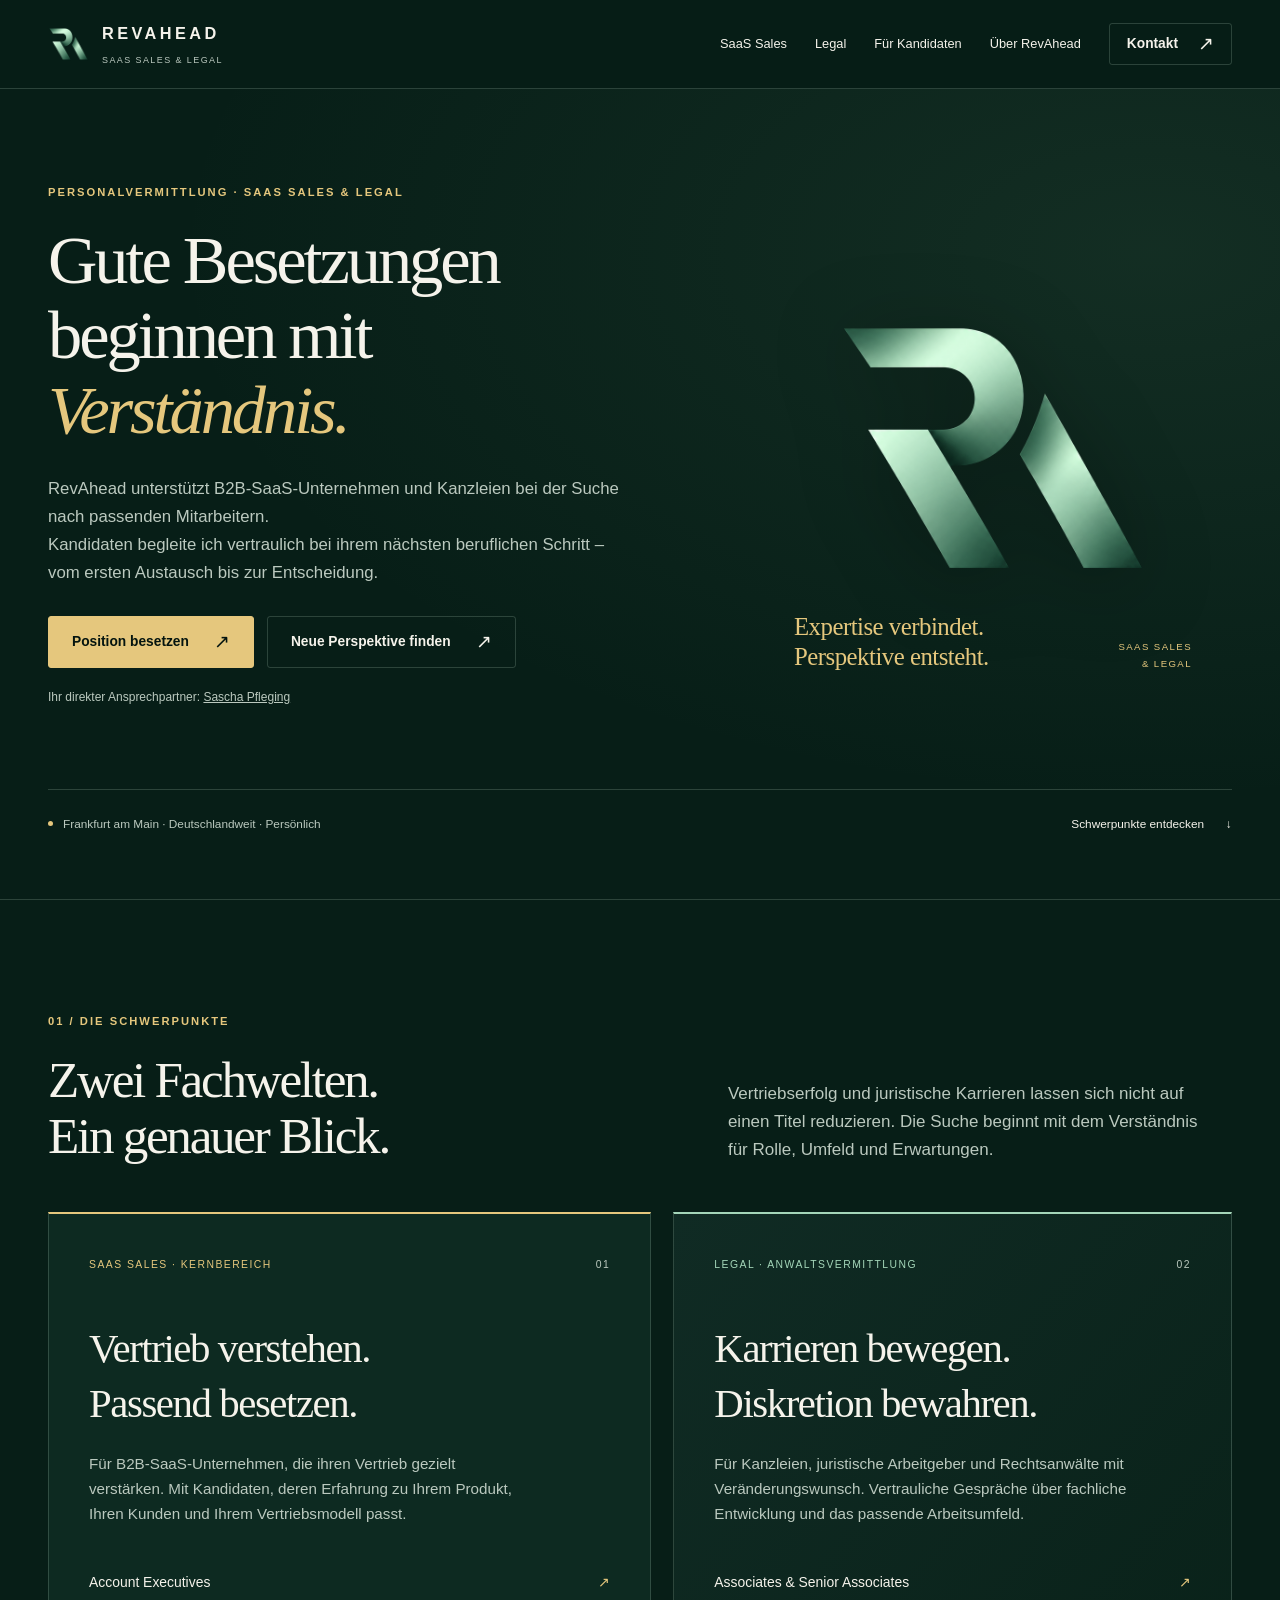
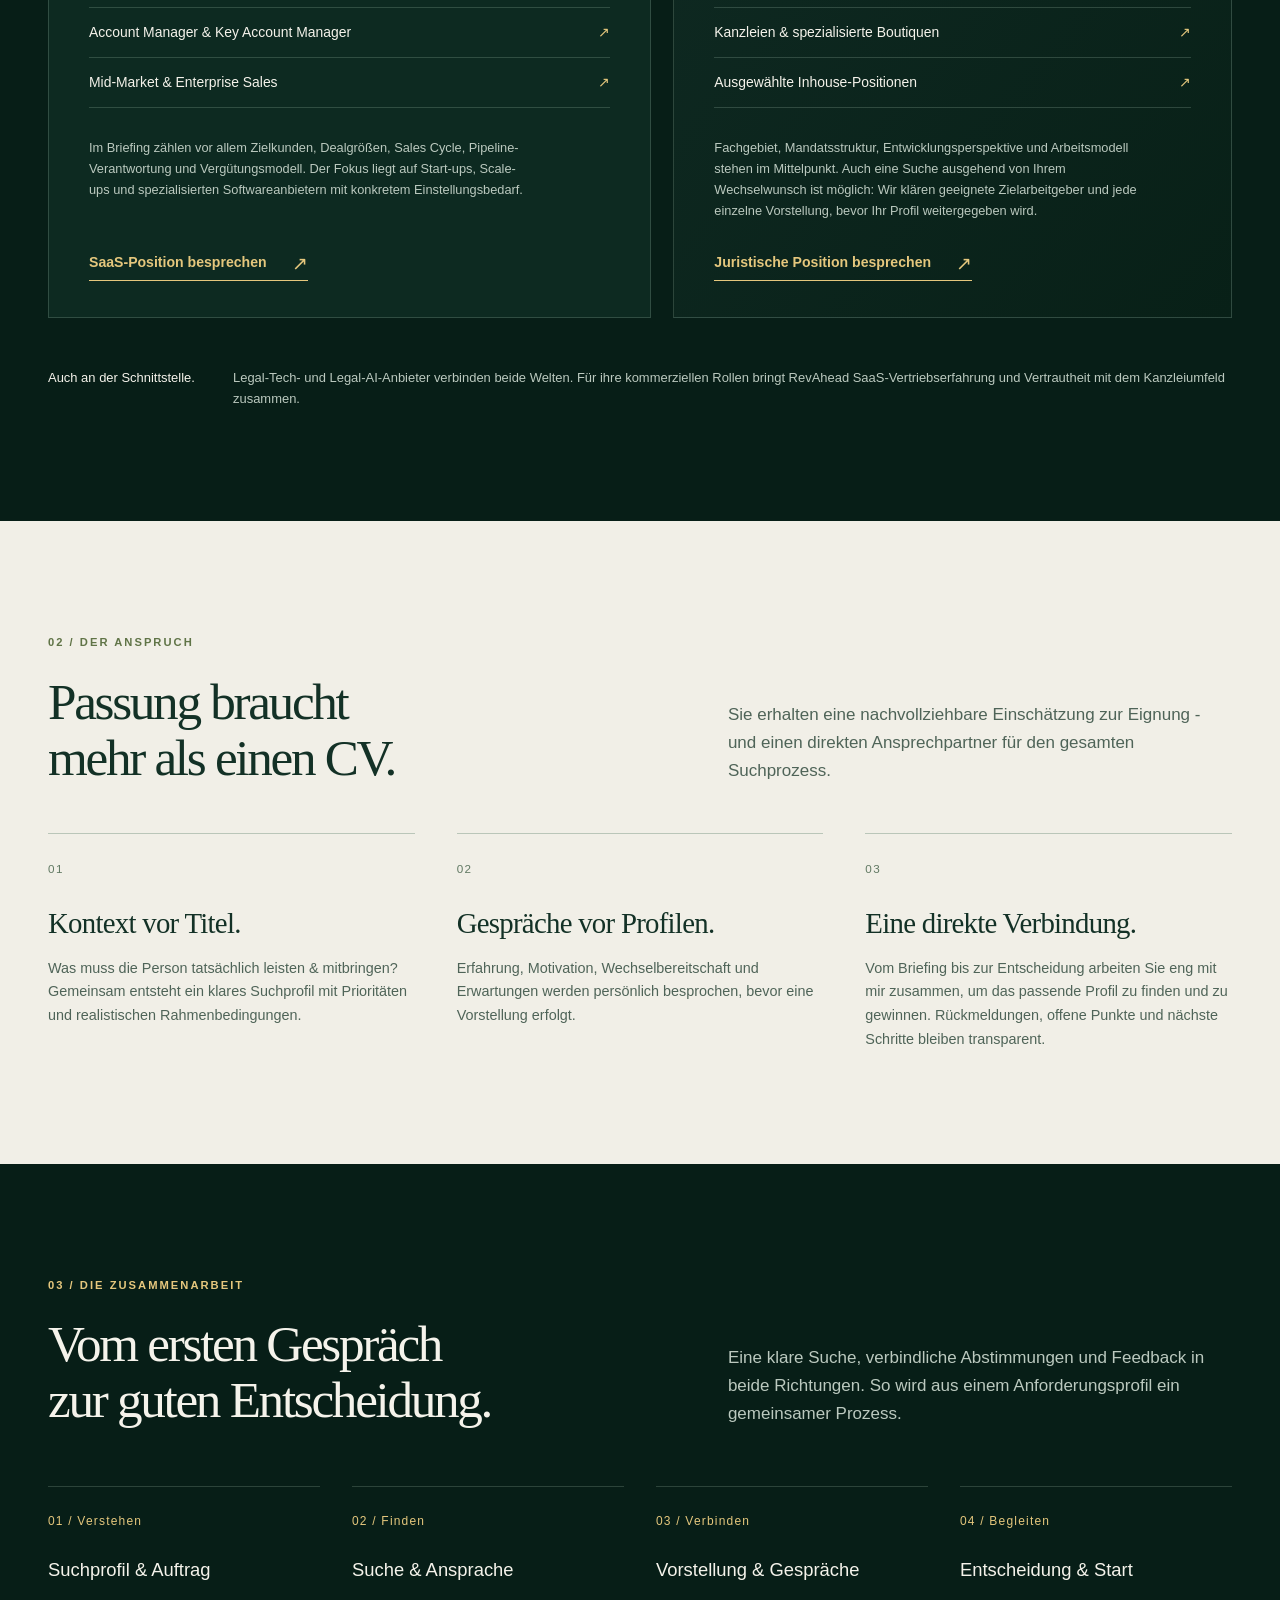
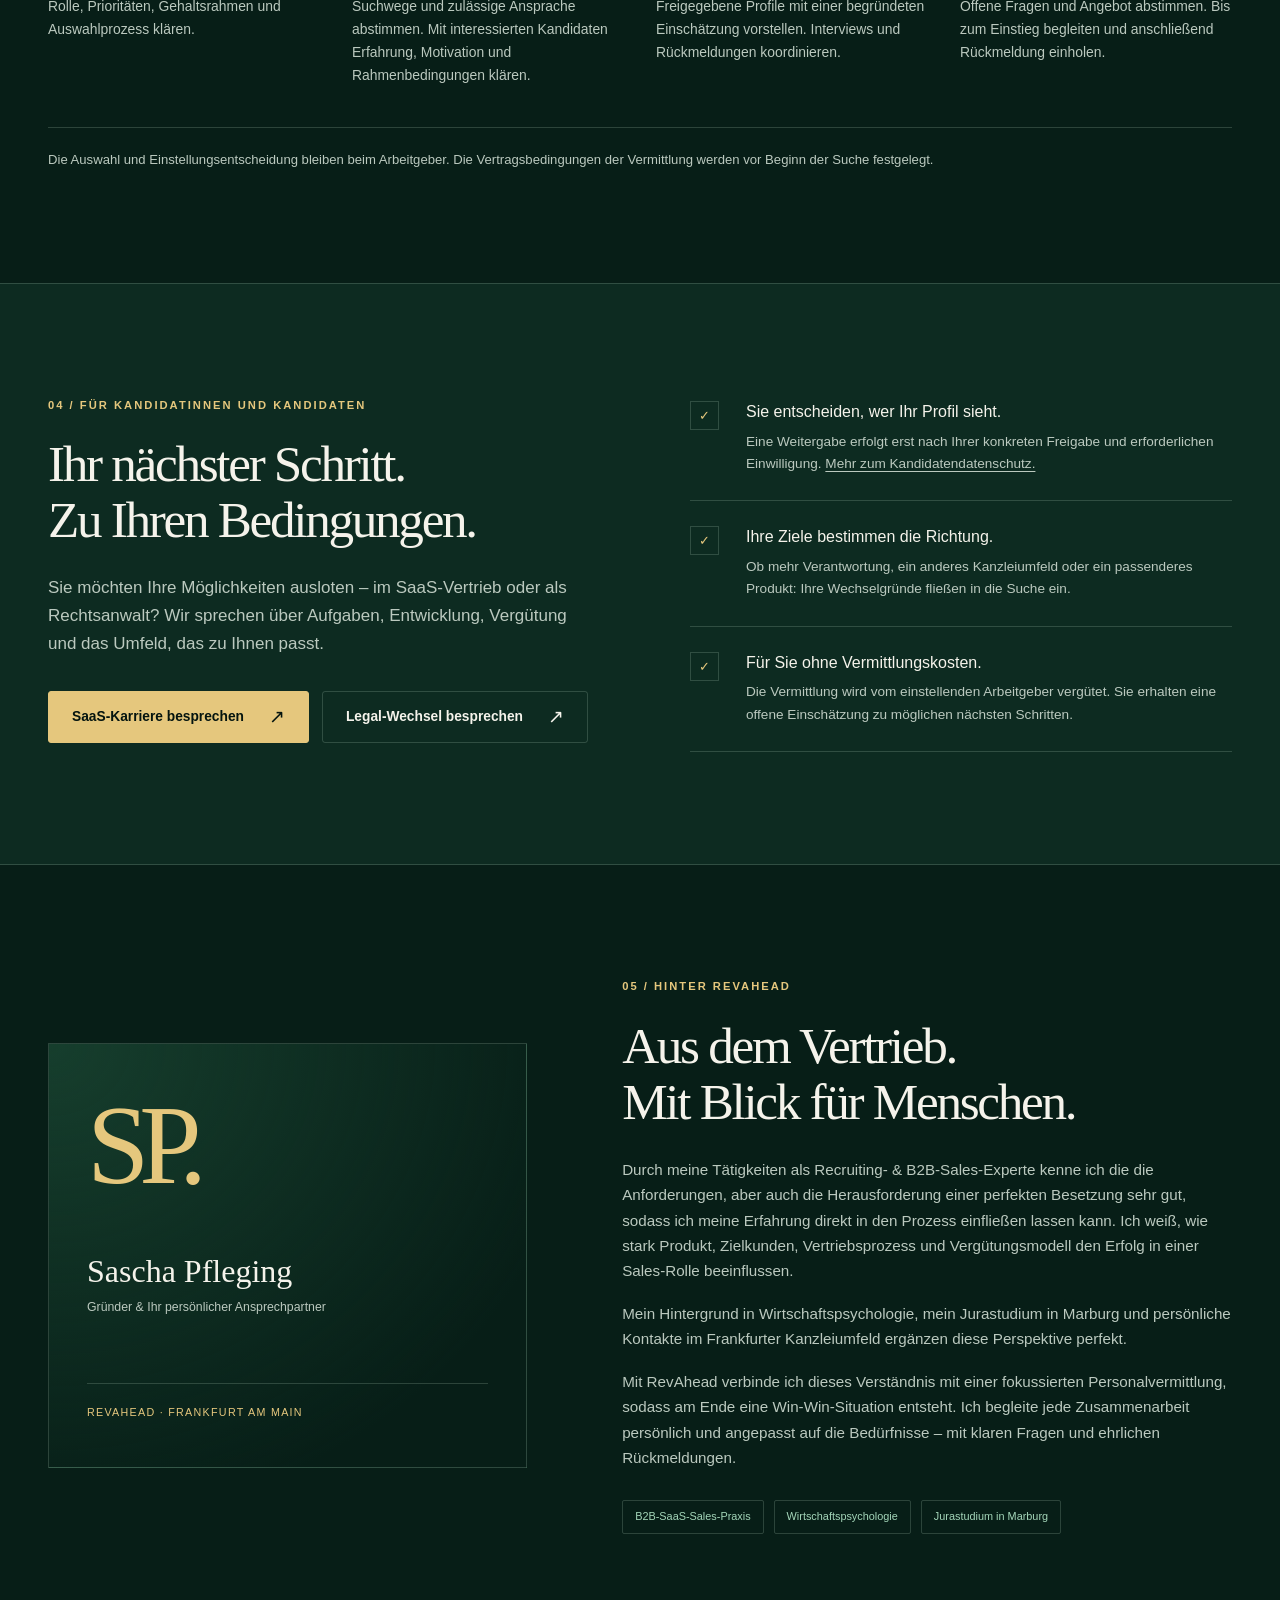
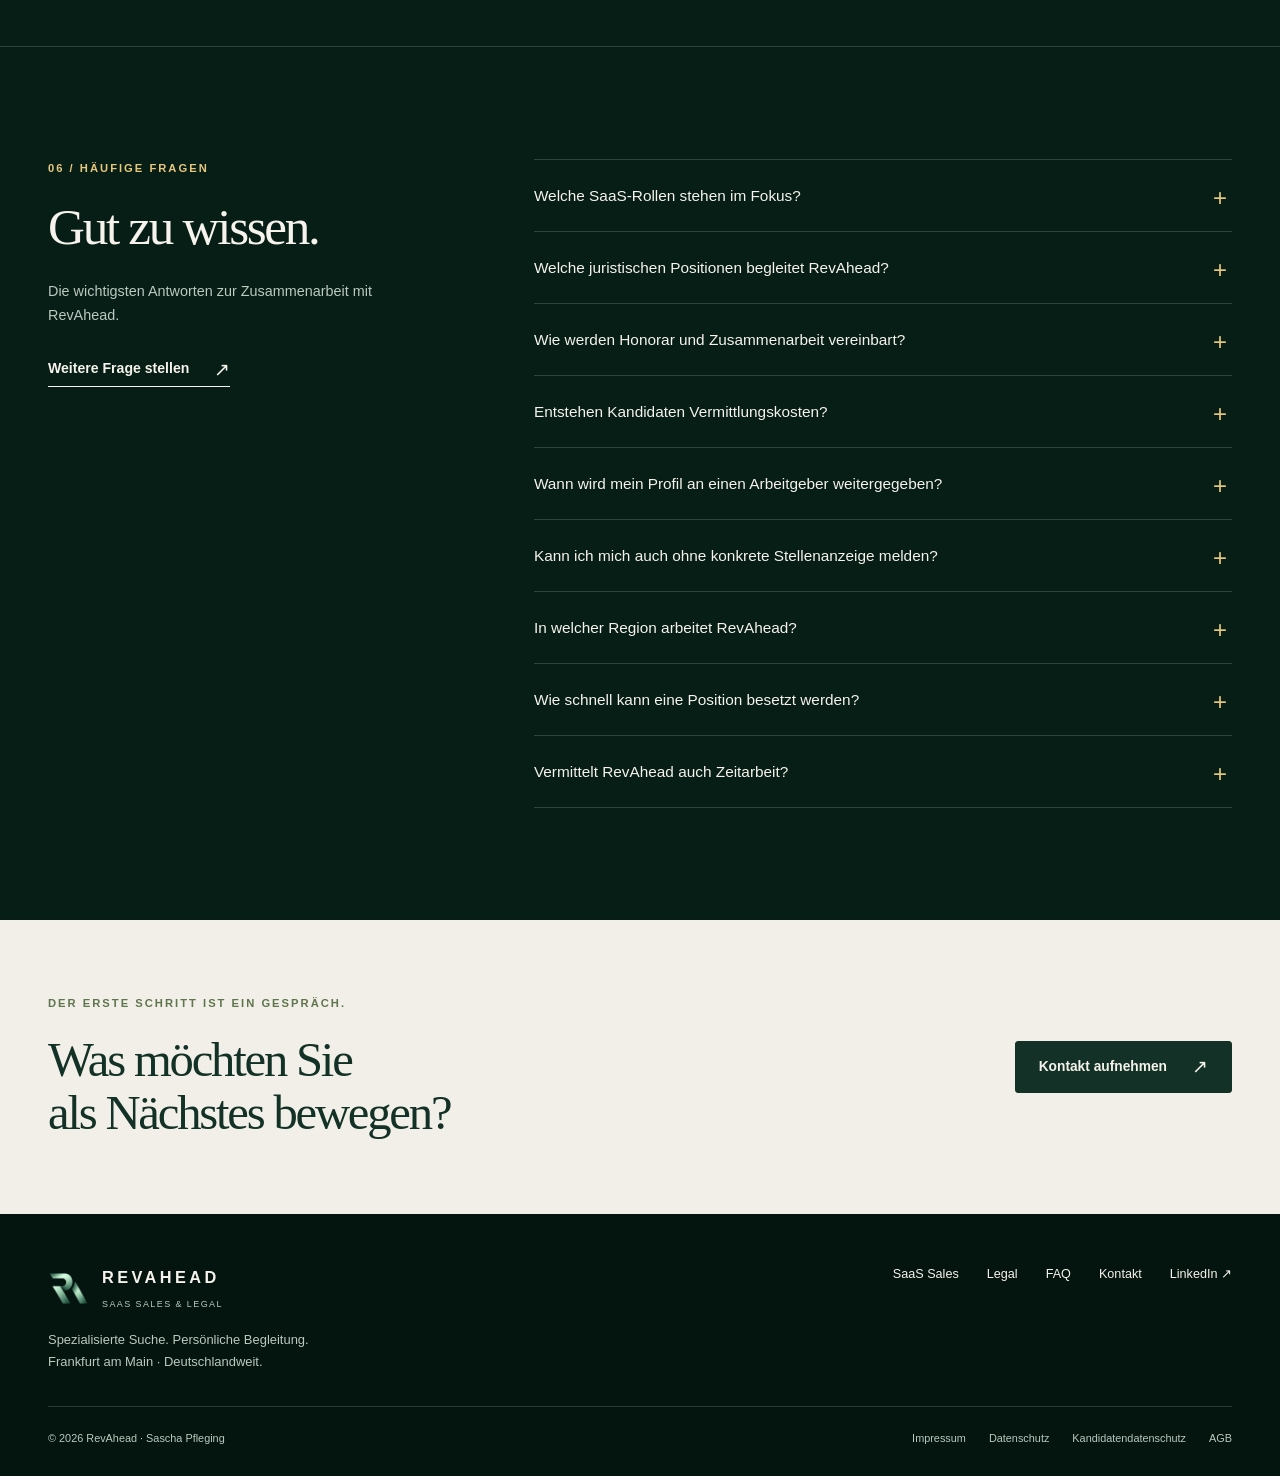
<file: index.html>
<!doctype html>
<html lang="de">
<head>
  <meta charset="utf-8">
  <meta name="viewport" content="width=device-width, initial-scale=1">
  <title>Personalvermittlung für SaaS Sales &amp; Legal · RevAhead</title>
  <meta name="description" content="RevAhead: spezialisierte Personalvermittlung für B2B-SaaS-Vertrieb und Rechtsanwälte. Persönlich begleitet von Sascha Pfleging aus Frankfurt am Main.">
  
  <meta name="robots" content="index,follow">
  <meta name="theme-color" content="#071e17">
  <meta name="referrer" content="strict-origin-when-cross-origin">
  <meta property="og:title" content="Personalvermittlung für SaaS Sales &amp; Legal · RevAhead">
  <meta property="og:description" content="RevAhead: spezialisierte Personalvermittlung für B2B-SaaS-Vertrieb und Rechtsanwälte. Persönlich begleitet von Sascha Pfleging aus Frankfurt am Main.">
  <meta property="og:type" content="website">
  <meta property="og:locale" content="de_DE">
  <link rel="icon" type="image/png" href="/assets/favicon.png">
  <link rel="stylesheet" href="/styles.css">
  <script src="/config.js" defer></script>
  <script src="/script.js" defer></script>
  <link rel="canonical" href="https://revahead.de/">
  <meta property="og:url" content="https://revahead.de/">
</head>
<body data-revahead-page="index">
<a class="skip-link" href="#main">Zum Inhalt</a>
<header class="site-header"><div class="container header-inner"><a class="brand" href="/" aria-label="RevAhead – Startseite"><img src="/assets/logo-mark.png" width="41" height="41" alt=""><span><span class="brand-name">REVAHEAD</span><span class="brand-label">SAAS SALES &amp; LEGAL</span></span></a>
<nav class="desktop-nav" aria-label="Hauptnavigation"><a href="/#saas">SaaS Sales</a><a href="/#legal">Legal</a><a href="/#kandidaten">Für Kandidaten</a><a href="/#ueber">Über RevAhead</a><a class="button" href="/kontakt">Kontakt <span class="arrow" aria-hidden="true">↗</span></a></nav>
<button class="menu-toggle" type="button" aria-label="Menü öffnen" aria-expanded="false" aria-controls="mobile-navigation"><span></span><span></span></button></div>
<nav class="mobile-nav" id="mobile-navigation" aria-label="Mobile Navigation" hidden><a href="/#saas">SaaS Sales</a><a href="/#legal">Legal</a><a href="/#kandidaten">Für Kandidaten</a><a href="/#prozess">Zusammenarbeit</a><a href="/#ueber">Über RevAhead</a><a href="/kontakt">Kontakt ↗</a></nav></header>
<main id="main">
<section class="hero" aria-labelledby="hero-title"><div class="container">
  <div class="hero-grid"><div>
    <span class="eyebrow">Personalvermittlung · SaaS Sales &amp; Legal</span>
    <h1 id="hero-title">Gute Besetzungen<br>beginnen mit<br><em>Verständnis.</em></h1>
    <p class="hero-copy">RevAhead unterstützt B2B-SaaS-Unternehmen und Kanzleien bei der Suche nach passenden Mitarbeitern.<br>Kandidaten begleite ich vertraulich bei ihrem nächsten beruflichen Schritt – vom ersten Austausch bis zur Entscheidung.</p>
    <div class="actions"><a class="button button-gold" href="/kontakt?anliegen=saas-unternehmen">Position besetzen <span class="arrow" aria-hidden="true">↗</span></a><a class="button" href="#kandidaten">Neue Perspektive finden <span class="arrow" aria-hidden="true">↗</span></a></div>
    <p class="hero-note">
  Ihr direkter Ansprechpartner:
  <a href="https://www.linkedin.com/in/sascha-pfleging-98897ab4"
     target="_blank"
     rel="noopener noreferrer"
     style="color: inherit; text-decoration: underline;">
    Sascha Pfleging
  </a>
</p>
  </div><div class="hero-art" aria-hidden="true"><div class="art-top"><span>RevAhead</span><span>Frankfurt am Main</span></div><img src="/assets/logo-mark.png" width="688" height="562" alt="" fetchpriority="high"><div class="art-bottom"><span>Expertise verbindet.<br>Perspektive entsteht.</span><span>SaaS Sales<br>&amp; Legal</span></div></div></div>
  <div class="hero-bottom"><span><span class="dot"></span>Frankfurt am Main · Deutschlandweit · Persönlich</span><a href="#leistungen">Schwerpunkte entdecken <span aria-hidden="true">↓</span></a></div>
</div></section>

<section class="section practice-section" id="leistungen" aria-labelledby="practice-title"><div class="container">
  <div class="section-head"><div><span class="eyebrow">01 / Die Schwerpunkte</span><h2 id="practice-title">Zwei Fachwelten.<br>Ein genauer Blick.</h2></div><p>Vertriebserfolg und juristische Karrieren lassen sich nicht auf einen Titel reduzieren. Die Suche beginnt mit dem Verständnis für Rolle, Umfeld und Erwartungen.</p></div>
  <div class="practice-grid">
    <article class="practice primary" id="saas"><div class="practice-top"><span class="tag">SaaS Sales · Kernbereich</span><span>01</span></div><h3>Vertrieb verstehen.<br>Passend besetzen.</h3><p>Für B2B-SaaS-Unternehmen, die ihren Vertrieb gezielt verstärken. Mit Kandidaten, deren Erfahrung zu Ihrem Produkt, Ihren Kunden und Ihrem Vertriebsmodell passt.</p><ul class="role-list"><li>Account Executives</li><li>Account Manager &amp; Key Account Manager</li><li>Mid-Market &amp; Enterprise Sales</li></ul><p class="detail">Im Briefing zählen vor allem Zielkunden, Dealgrößen, Sales Cycle, Pipeline-Verantwortung und Vergütungsmodell. Der Fokus liegt auf Start-ups, Scale-ups und spezialisierten Softwareanbietern mit konkretem Einstellungsbedarf.</p><a class="line-link" href="/kontakt?anliegen=saas-unternehmen">SaaS-Position besprechen <span class="arrow" aria-hidden="true">↗</span></a></article>
    <article class="practice secondary" id="legal"><div class="practice-top"><span class="tag">Legal · Anwaltsvermittlung</span><span>02</span></div><h3>Karrieren bewegen.<br>Diskretion bewahren.</h3><p>Für Kanzleien, juristische Arbeitgeber und Rechtsanwälte mit Veränderungswunsch. Vertrauliche Gespräche über fachliche Entwicklung und das passende Arbeitsumfeld.</p><ul class="role-list"><li>Associates &amp; Senior Associates</li><li>Kanzleien &amp; spezialisierte Boutiquen</li><li>Ausgewählte Inhouse-Positionen</li></ul><p class="detail">Fachgebiet, Mandatsstruktur, Entwicklungsperspektive und Arbeitsmodell stehen im Mittelpunkt. Auch eine Suche ausgehend von Ihrem Wechselwunsch ist möglich: Wir klären geeignete Zielarbeitgeber und jede einzelne Vorstellung, bevor Ihr Profil weitergegeben wird.</p><a class="line-link" href="/kontakt?anliegen=kanzlei">Juristische Position besprechen <span class="arrow" aria-hidden="true">↗</span></a></article>
  </div>
  <div class="bridge"><strong>Auch an der Schnittstelle.</strong><p>Legal-Tech- und Legal-AI-Anbieter verbinden beide Welten. Für ihre kommerziellen Rollen bringt RevAhead SaaS-Vertriebserfahrung und Vertrautheit mit dem Kanzleiumfeld zusammen.</p></div>
</div></section>

<section class="section approach" aria-labelledby="approach-title"><div class="container">
  <div class="section-head"><div><span class="eyebrow">02 / Der Anspruch</span><h2 id="approach-title">Passung braucht<br>mehr als einen CV.</h2></div><p>Sie erhalten eine nachvollziehbare Einschätzung zur Eignung - und einen direkten Ansprechpartner für den gesamten Suchprozess.</p></div>
  <div class="principles"><article class="principle"><span class="number">01</span><h3>Kontext vor Titel.</h3><p>Was muss die Person tatsächlich leisten & mitbringen?<br>Gemeinsam entsteht ein klares Suchprofil mit Prioritäten und realistischen Rahmenbedingungen.</p></article><article class="principle"><span class="number">02</span><h3>Gespräche vor Profilen.</h3><p>Erfahrung, Motivation, Wechselbereitschaft und Erwartungen werden persönlich besprochen, bevor eine Vorstellung erfolgt.</p></article><article class="principle"><span class="number">03</span><h3>Eine direkte Verbindung.</h3><p>Vom Briefing bis zur Entscheidung arbeiten Sie eng mit mir zusammen, um das passende Profil zu finden und zu gewinnen. Rückmeldungen, offene Punkte und nächste Schritte bleiben transparent.</p></article></div>
</div></section>

<section class="section" id="prozess" aria-labelledby="process-title"><div class="container">
  <div class="section-head"><div><span class="eyebrow">03 / Die Zusammenarbeit</span><h2 id="process-title">Vom ersten Gespräch<br>zur guten Entscheidung.</h2></div><p>Eine klare Suche, verbindliche Abstimmungen und Feedback in beide Richtungen. So wird aus einem Anforderungsprofil ein gemeinsamer Prozess.</p></div>
  <div class="process-grid"><article class="process-step"><span class="number">01 / Verstehen</span><h3>Suchprofil &amp; Auftrag</h3><p>Rolle, Prioritäten, Gehaltsrahmen und Auswahlprozess klären. </p></article><article class="process-step"><span class="number">02 / Finden</span><h3>Suche &amp; Ansprache</h3><p>Suchwege und zulässige Ansprache abstimmen. Mit interessierten Kandidaten Erfahrung, Motivation und Rahmenbedingungen klären.</p></article><article class="process-step"><span class="number">03 / Verbinden</span><h3>Vorstellung &amp; Gespräche</h3><p>Freigegebene Profile mit einer begründeten Einschätzung vorstellen. Interviews und Rückmeldungen koordinieren.</p></article><article class="process-step"><span class="number">04 / Begleiten</span><h3>Entscheidung &amp; Start</h3><p>Offene Fragen und Angebot abstimmen. Bis zum Einstieg begleiten und anschließend Rückmeldung einholen.</p></article></div>
  <p class="process-foot">Die Auswahl und Einstellungsentscheidung bleiben beim Arbeitgeber. Die Vertragsbedingungen der Vermittlung werden vor Beginn der Suche festgelegt.</p>
</div></section>

<section class="section candidate-section" id="kandidaten" aria-labelledby="candidate-title"><div class="container candidate-grid">
  <div class="candidate-copy"><span class="eyebrow">04 / Für Kandidatinnen und Kandidaten</span><h2 id="candidate-title">Ihr nächster Schritt.<br>Zu Ihren Bedingungen.</h2><p>Sie möchten Ihre Möglichkeiten ausloten – im SaaS-Vertrieb oder als Rechtsanwalt? Wir sprechen über Aufgaben, Entwicklung, Vergütung und das Umfeld, das zu Ihnen passt.</p><div class="actions"><a class="button button-gold" href="/kontakt?anliegen=saas-karriere">SaaS-Karriere besprechen <span class="arrow" aria-hidden="true">↗</span></a><a class="button" href="/kontakt?anliegen=legal-karriere">Legal-Wechsel besprechen <span class="arrow" aria-hidden="true">↗</span></a></div></div>
  <ul class="candidate-points"><li><span class="check" aria-hidden="true">✓</span><div><h3>Sie entscheiden, wer Ihr Profil sieht.</h3><p>Eine Weitergabe erfolgt erst nach Ihrer konkreten Freigabe und erforderlichen Einwilligung. <a href="/datenschutz-kandidaten" style="text-decoration:underline;text-underline-offset:3px">Mehr zum Kandidatendatenschutz.</a></p></div></li><li><span class="check" aria-hidden="true">✓</span><div><h3>Ihre Ziele bestimmen die Richtung.</h3><p>Ob mehr Verantwortung, ein anderes Kanzleiumfeld oder ein passenderes Produkt: Ihre Wechselgründe fließen in die Suche ein.</p></div></li><li><span class="check" aria-hidden="true">✓</span><div><h3>Für Sie ohne Vermittlungskosten.</h3><p>Die Vermittlung wird vom einstellenden Arbeitgeber vergütet. Sie erhalten eine offene Einschätzung zu möglichen nächsten Schritten.</p></div></li></ul>
</div></section>

<section class="section" id="ueber" aria-labelledby="founder-title"><div class="container founder-grid">
  <div class="founder-card"><span class="monogram" aria-hidden="true">SP.</span><div><p class="name">Sascha Pfleging</p><p class="role">Gründer &amp; Ihr persönlicher Ansprechpartner</p></div><div class="location">RevAhead · Frankfurt am Main</div></div>
  <div class="founder-copy"><span class="eyebrow">05 / Hinter RevAhead</span><h2 id="founder-title">Aus dem Vertrieb.<br>Mit Blick für Menschen.</h2><p>Durch meine Tätigkeiten als Recruiting- & B2B-Sales-Experte kenne ich die die Anforderungen, aber auch die Herausforderung einer perfekten Besetzung sehr gut, sodass ich meine Erfahrung direkt in den Prozess einfließen lassen kann. Ich weiß, wie stark Produkt, Zielkunden, Vertriebsprozess und Vergütungsmodell den Erfolg in einer Sales-Rolle beeinflussen.</p><p>Mein Hintergrund in Wirtschaftspsychologie, mein Jurastudium in Marburg und persönliche Kontakte im Frankfurter Kanzleiumfeld ergänzen diese Perspektive perfekt.</p><p>Mit RevAhead verbinde ich dieses Verständnis mit einer fokussierten Personalvermittlung, sodass am Ende eine Win-Win-Situation entsteht. Ich begleite jede Zusammenarbeit persönlich und angepasst auf die Bedürfnisse – mit klaren Fragen und ehrlichen Rückmeldungen.</p><div class="founder-facts"><span>B2B-SaaS-Sales-Praxis</span><span>Wirtschaftspsychologie</span><span>Jurastudium in Marburg</span></div></div>
</div></section>

<section class="section faq-section" id="faq" aria-labelledby="faq-title"><div class="container faq-layout"><div class="faq-heading"><span class="eyebrow">06 / Häufige Fragen</span><h2 id="faq-title">Gut zu wissen.</h2><p>Die wichtigsten Antworten zur Zusammenarbeit mit RevAhead.</p><a class="line-link" href="/kontakt">Weitere Frage stellen <span class="arrow" aria-hidden="true">↗</span></a></div><div class="faq-list"><details><summary>Welche SaaS-Rollen stehen im Fokus?</summary><p>Die Schwerpunkte sind B2B-SaaS-Sales, Account Management, Customer Success sowie ausgewählte Sales-Leadership-Positionen. Entscheidend sind unter anderem Kundensegment, Produktkomplexität, Vertriebszyklus und Verantwortung für Neugeschäft oder Bestandskunden.</p></details><details><summary>Welche juristischen Positionen begleitet RevAhead?</summary><p>Im Fokus stehen Rechtsanwältinnen und Rechtsanwälte auf Associate- und Senior-Associate-Ebene. Besprochen werden Wechsel in Kanzleien, spezialisierte Boutiquen und ausgewählte Inhouse-Positionen. Fachgebiet, Erfahrung und gewünschtes Arbeitsumfeld bestimmen die Suche.</p></details><details><summary>Wie werden Honorar und Zusammenarbeit vereinbart?</summary><p>Suchumfang, Berechnungsgrundlage, Honorar und Zahlungsbedingungen werden vor Beginn vertraglich mit dem Arbeitgeber vereinbart. Maßgeblich sind die wirksam vereinbarten Vertragsunterlagen. Kandidaten zahlen keine Vermittlungsgebühr.</p></details><details><summary>Entstehen Kandidaten Vermittlungskosten?</summary><p>Nein. Die Personalvermittlung ist für Kandidaten kostenfrei. Das Vermittlungshonorar wird mit dem einstellenden Arbeitgeber vereinbart.</p></details><details><summary>Wann wird mein Profil an einen Arbeitgeber weitergegeben?</summary><p>Erst nach Ihrer konkreten Freigabe und der erforderlichen Einwilligung für Arbeitgeber, Position und Unterlagen. Ein erstes Gespräch ist auch ohne Lebenslauf möglich. Ihr aktueller Arbeitgeber und Referenzpersonen werden nur nach gesonderter Freigabe kontaktiert. Details finden Sie in den <a href="/datenschutz-kandidaten">Datenschutzhinweisen für Kandidaten</a>.</p></details><details><summary>Kann ich mich auch ohne konkrete Stellenanzeige melden?</summary><p>Ja. Im ersten Austausch klären wir Ihre Ziele, Rahmenbedingungen und mögliche Suchrichtungen. Insbesondere bei einem geplanten Kanzleiwechsel kann eine individuelle Suche sinnvoll sein. Ob RevAhead dabei unterstützen kann, wird offen besprochen.</p></details><details><summary>In welcher Region arbeitet RevAhead?</summary><p>RevAhead sitzt in Frankfurt am Main und arbeitet überwiegend digital mit Unternehmen, Kanzleien und Kandidaten in Deutschland. Remote-, Hybrid- und Präsenzmodelle werden von Beginn an im Suchprofil berücksichtigt.</p></details><details><summary>Wie schnell kann eine Position besetzt werden?</summary><p>Das hängt von Anforderungen, Vergütung, Marktverfügbarkeit und Auswahlprozess ab. Im Erstgespräch klären wir den geplanten Ablauf und realistische nächste Schritte.</p></details><details><summary>Vermittelt RevAhead auch Zeitarbeit?</summary><p>Nein. Es geht um die direkte Anstellung beim jeweiligen Unternehmen oder der Kanzlei.</p></details></div></div></section>

<section class="closing" aria-labelledby="closing-title"><div class="container closing-inner"><div><span class="eyebrow">Der erste Schritt ist ein Gespräch.</span><h2 id="closing-title">Was möchten Sie<br>als Nächstes bewegen?</h2></div><a class="button" href="/kontakt">Kontakt aufnehmen <span class="arrow" aria-hidden="true">↗</span></a></div></section>
</main>
<footer class="site-footer"><div class="container"><div class="footer-top"><div><a class="brand" href="/" aria-label="RevAhead – Startseite"><img src="/assets/logo-mark.png" width="41" height="41" alt=""><span><span class="brand-name">REVAHEAD</span><span class="brand-label">SAAS SALES &amp; LEGAL</span></span></a><p class="footer-copy">Spezialisierte Suche. Persönliche Begleitung.<br>Frankfurt am Main · Deutschlandweit.</p></div><nav class="footer-nav" aria-label="Weitere Seiten"><a href="/#saas">SaaS Sales</a><a href="/#legal">Legal</a><a href="/faq">FAQ</a><a href="/kontakt">Kontakt</a><a data-linkedin href="https://www.linkedin.com/company/revahead" target="_blank" rel="noopener noreferrer">LinkedIn ↗</a></nav></div><div class="footer-bottom"><span>© <span data-year>2026</span> RevAhead · Sascha Pfleging</span><nav class="footer-legal" aria-label="Rechtliche Informationen"><a href="/impressum">Impressum</a><a href="/datenschutz">Datenschutz</a><a href="/datenschutz-kandidaten">Kandidatendatenschutz</a><a href="/agb">AGB</a></nav></div></div></footer>
</body>
</html>
</file>
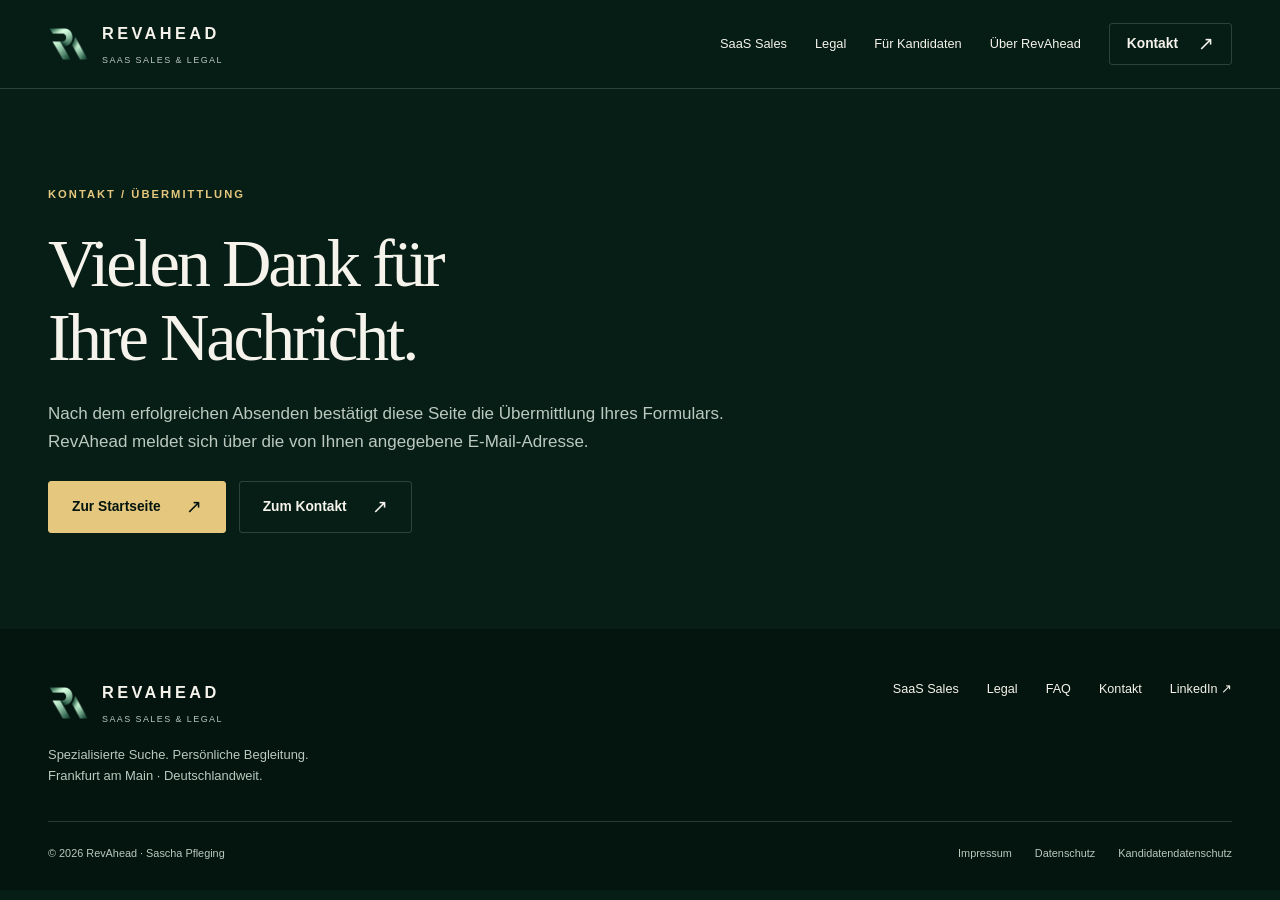
<file: danke.html>
<!doctype html>
<html lang="de">
<head>
  <meta charset="utf-8">
  <base href="/">
  <meta name="viewport" content="width=device-width, initial-scale=1">
  <title>Vielen Dank · RevAhead</title>
  <meta name="description" content="Bestätigung der Kontaktformular-Übermittlung an RevAhead.">
  
  <meta name="robots" content="noindex,follow">
  <meta name="theme-color" content="#071e17">
  <meta name="referrer" content="strict-origin-when-cross-origin">
  <meta property="og:title" content="Vielen Dank · RevAhead">
  <meta property="og:description" content="Bestätigung der Kontaktformular-Übermittlung an RevAhead.">
  <meta property="og:type" content="website">
  <meta property="og:locale" content="de_DE">
  <link rel="icon" type="image/png" href="/assets/favicon.png">
  <link rel="stylesheet" href="/styles.css">
  <script src="/config.js" defer></script>
  <script src="/script.js" defer></script>
  <link rel="canonical" href="https://revahead.de/danke">
  <meta property="og:url" content="https://revahead.de/danke">
</head>
<body data-revahead-page="danke">
<a class="skip-link" href="#main">Zum Inhalt</a>
<header class="site-header"><div class="container header-inner"><a class="brand" href="/" aria-label="RevAhead – Startseite"><img src="/assets/logo-mark.png" width="41" height="41" alt=""><span><span class="brand-name">REVAHEAD</span><span class="brand-label">SAAS SALES &amp; LEGAL</span></span></a>
<nav class="desktop-nav" aria-label="Hauptnavigation"><a href="/#saas">SaaS Sales</a><a href="/#legal">Legal</a><a href="/#kandidaten">Für Kandidaten</a><a href="/#ueber">Über RevAhead</a><a class="button" href="/kontakt">Kontakt <span class="arrow" aria-hidden="true">↗</span></a></nav>
<button class="menu-toggle" type="button" aria-label="Menü öffnen" aria-expanded="false" aria-controls="mobile-navigation"><span></span><span></span></button></div>
<nav class="mobile-nav" id="mobile-navigation" aria-label="Mobile Navigation" hidden><a href="/#saas">SaaS Sales</a><a href="/#legal">Legal</a><a href="/#kandidaten">Für Kandidaten</a><a href="/#prozess">Zusammenarbeit</a><a href="/#ueber">Über RevAhead</a><a href="/kontakt">Kontakt ↗</a></nav></header>
<main id="main" class="container error-main"><div><span class="eyebrow">Kontakt / Übermittlung</span><h1>Vielen Dank für<br>Ihre Nachricht.</h1><p>Nach dem erfolgreichen Absenden bestätigt diese Seite die Übermittlung Ihres Formulars.<br>RevAhead meldet sich über die von Ihnen angegebene E-Mail-Adresse.</p><div class="actions"><a class="button button-gold" href="/">Zur Startseite <span class="arrow" aria-hidden="true">↗</span></a><a class="button" href="/kontakt">Zum Kontakt <span class="arrow" aria-hidden="true">↗</span></a></div></div></main>
<footer class="site-footer"><div class="container"><div class="footer-top"><div><a class="brand" href="/" aria-label="RevAhead – Startseite"><img src="/assets/logo-mark.png" width="41" height="41" alt=""><span><span class="brand-name">REVAHEAD</span><span class="brand-label">SAAS SALES &amp; LEGAL</span></span></a><p class="footer-copy">Spezialisierte Suche. Persönliche Begleitung.<br>Frankfurt am Main · Deutschlandweit.</p></div><nav class="footer-nav" aria-label="Weitere Seiten"><a href="/#saas">SaaS Sales</a><a href="/#legal">Legal</a><a href="/faq">FAQ</a><a href="/kontakt">Kontakt</a><a data-linkedin href="https://www.linkedin.com/company/revahead" target="_blank" rel="noopener noreferrer">LinkedIn ↗</a></nav></div><div class="footer-bottom"><span>© <span data-year>2026</span> RevAhead · Sascha Pfleging</span><nav class="footer-legal" aria-label="Rechtliche Informationen"><a href="/impressum">Impressum</a><a href="/datenschutz">Datenschutz</a><a href="/datenschutz-kandidaten">Kandidatendatenschutz</a></nav></div></div></footer>
</body>
</html>
</file>
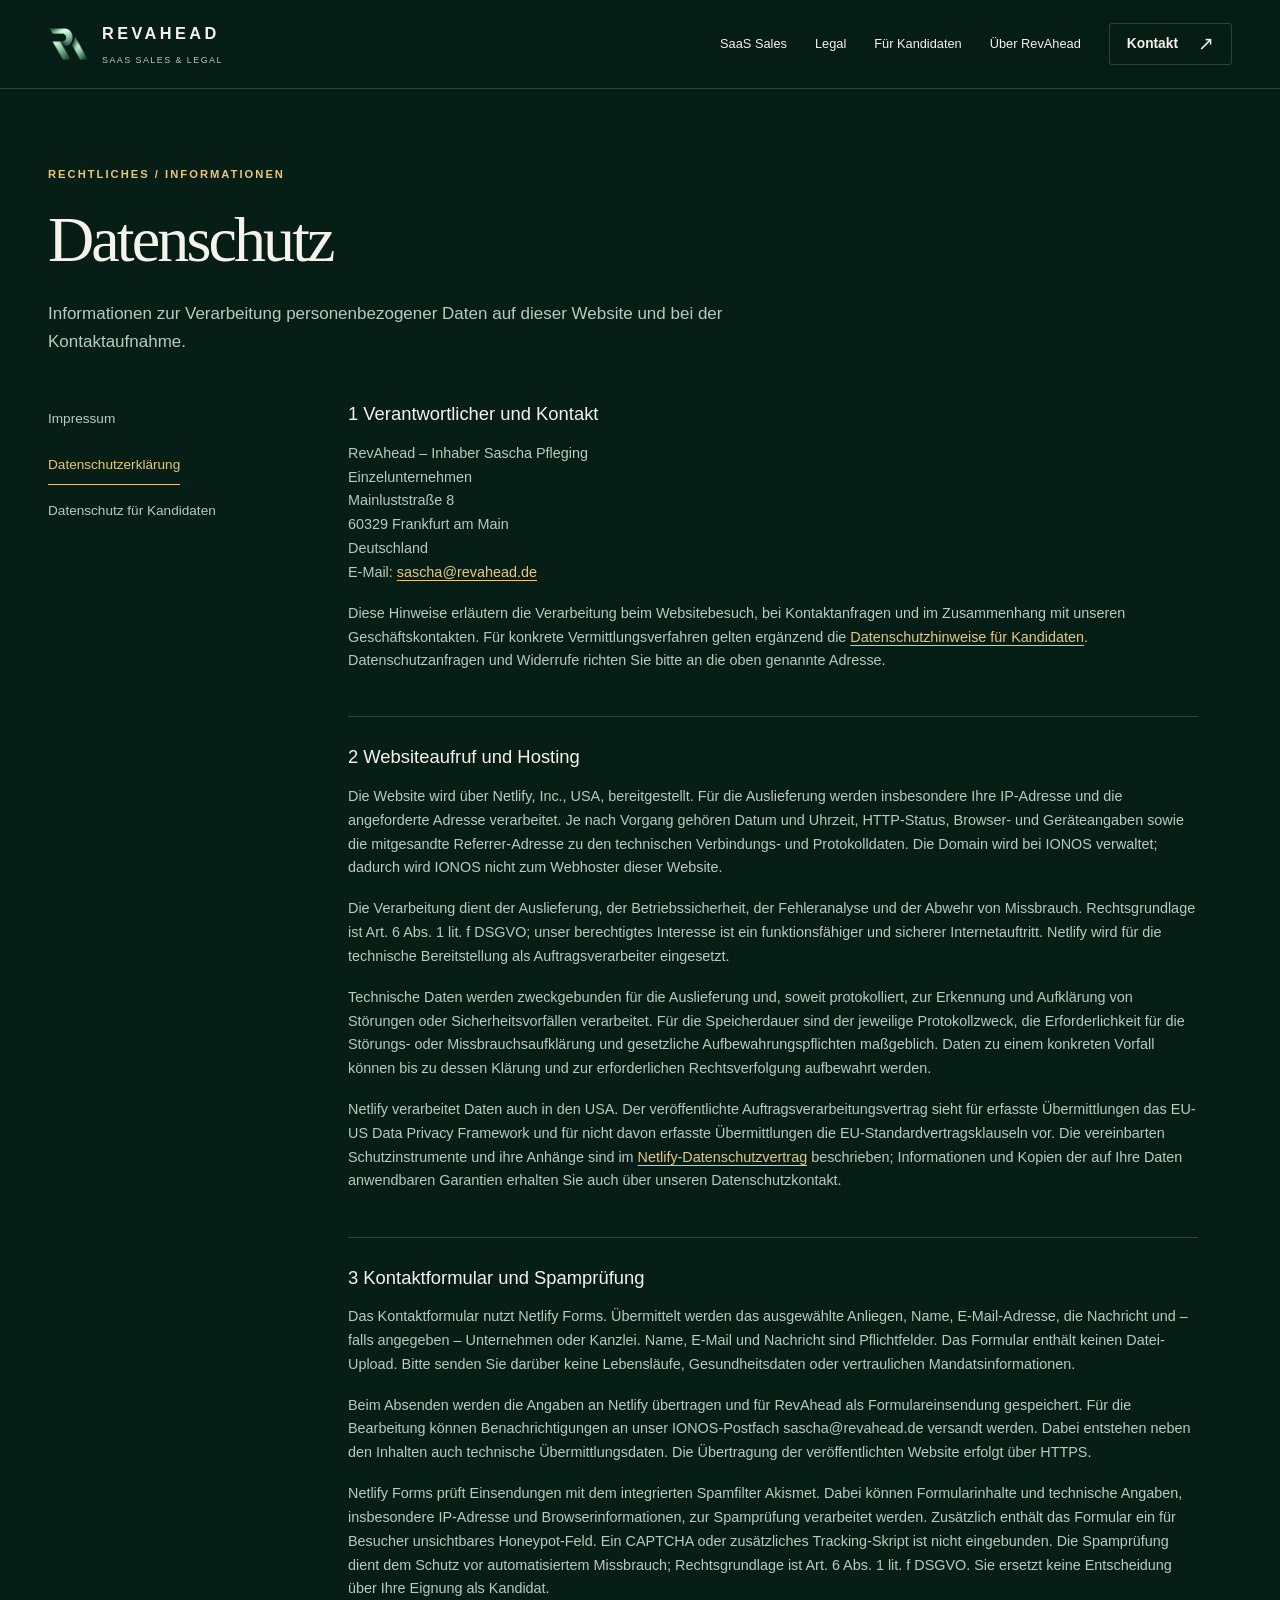
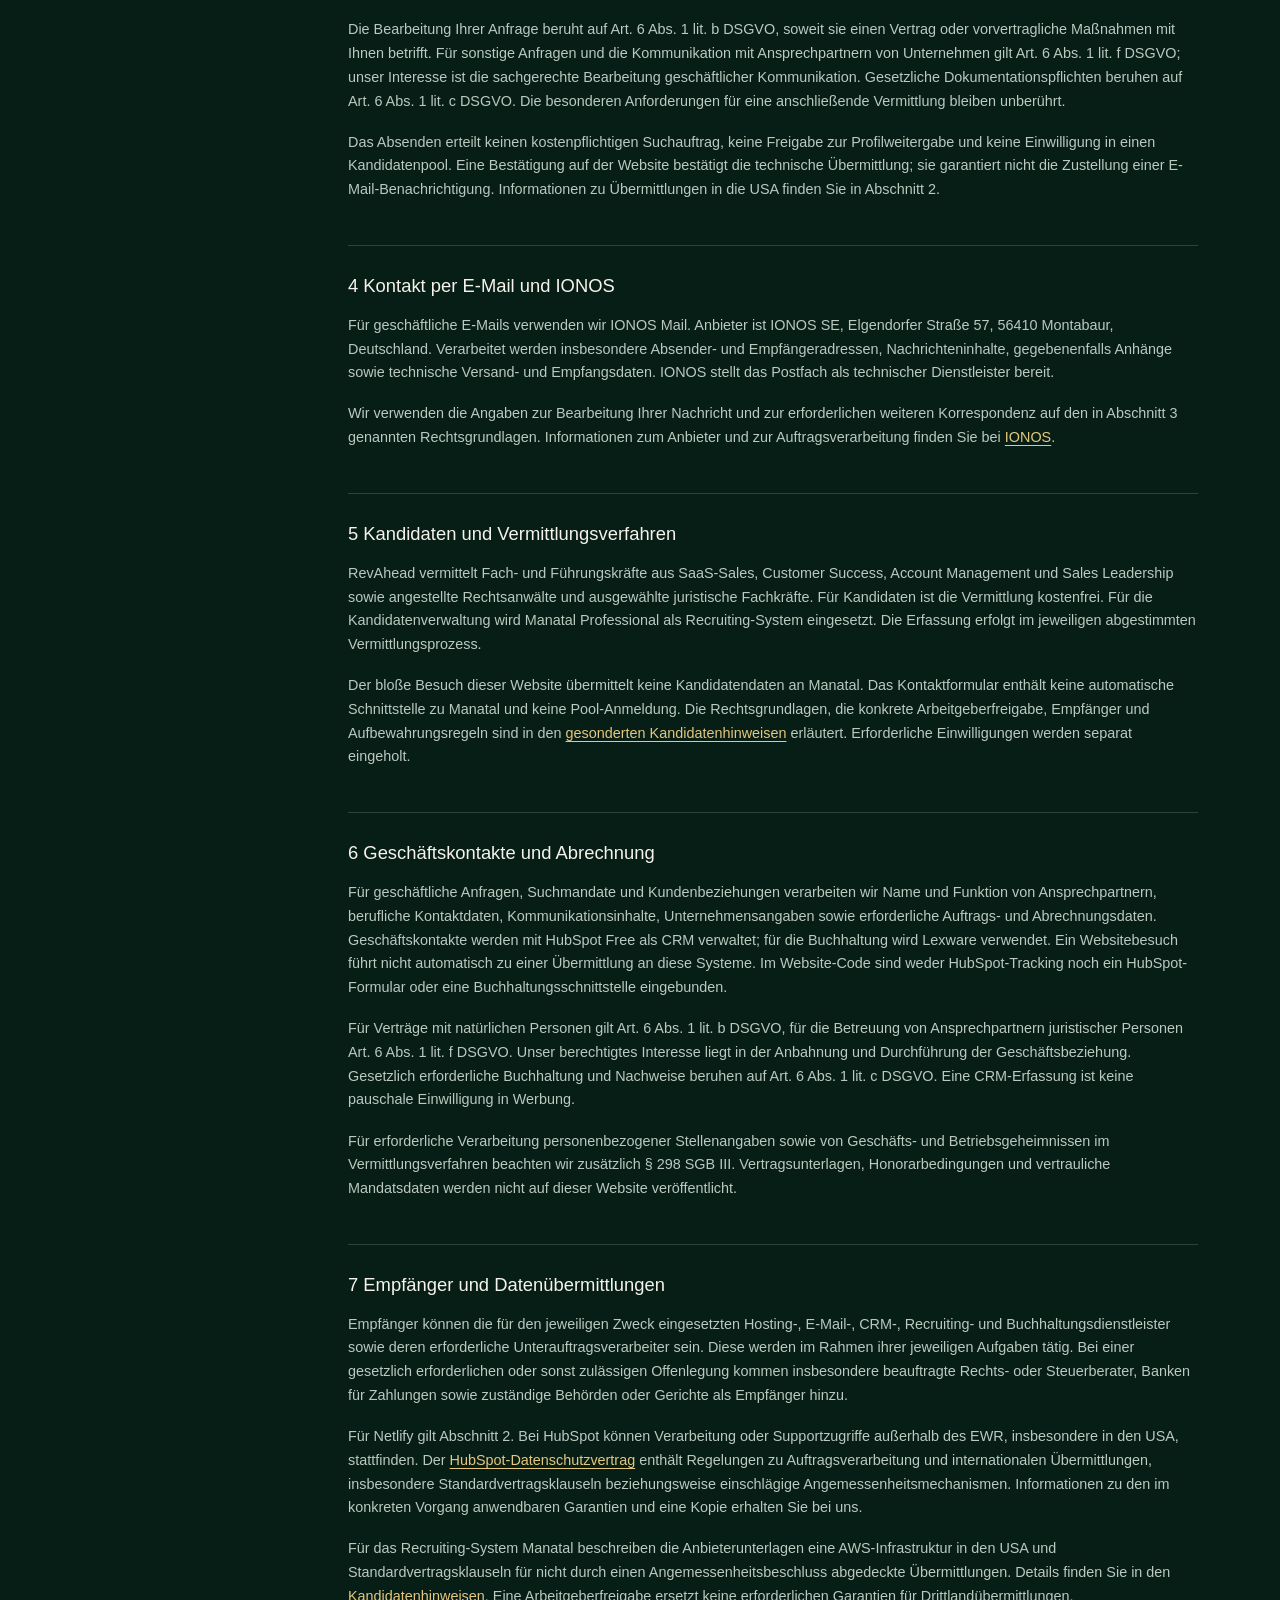
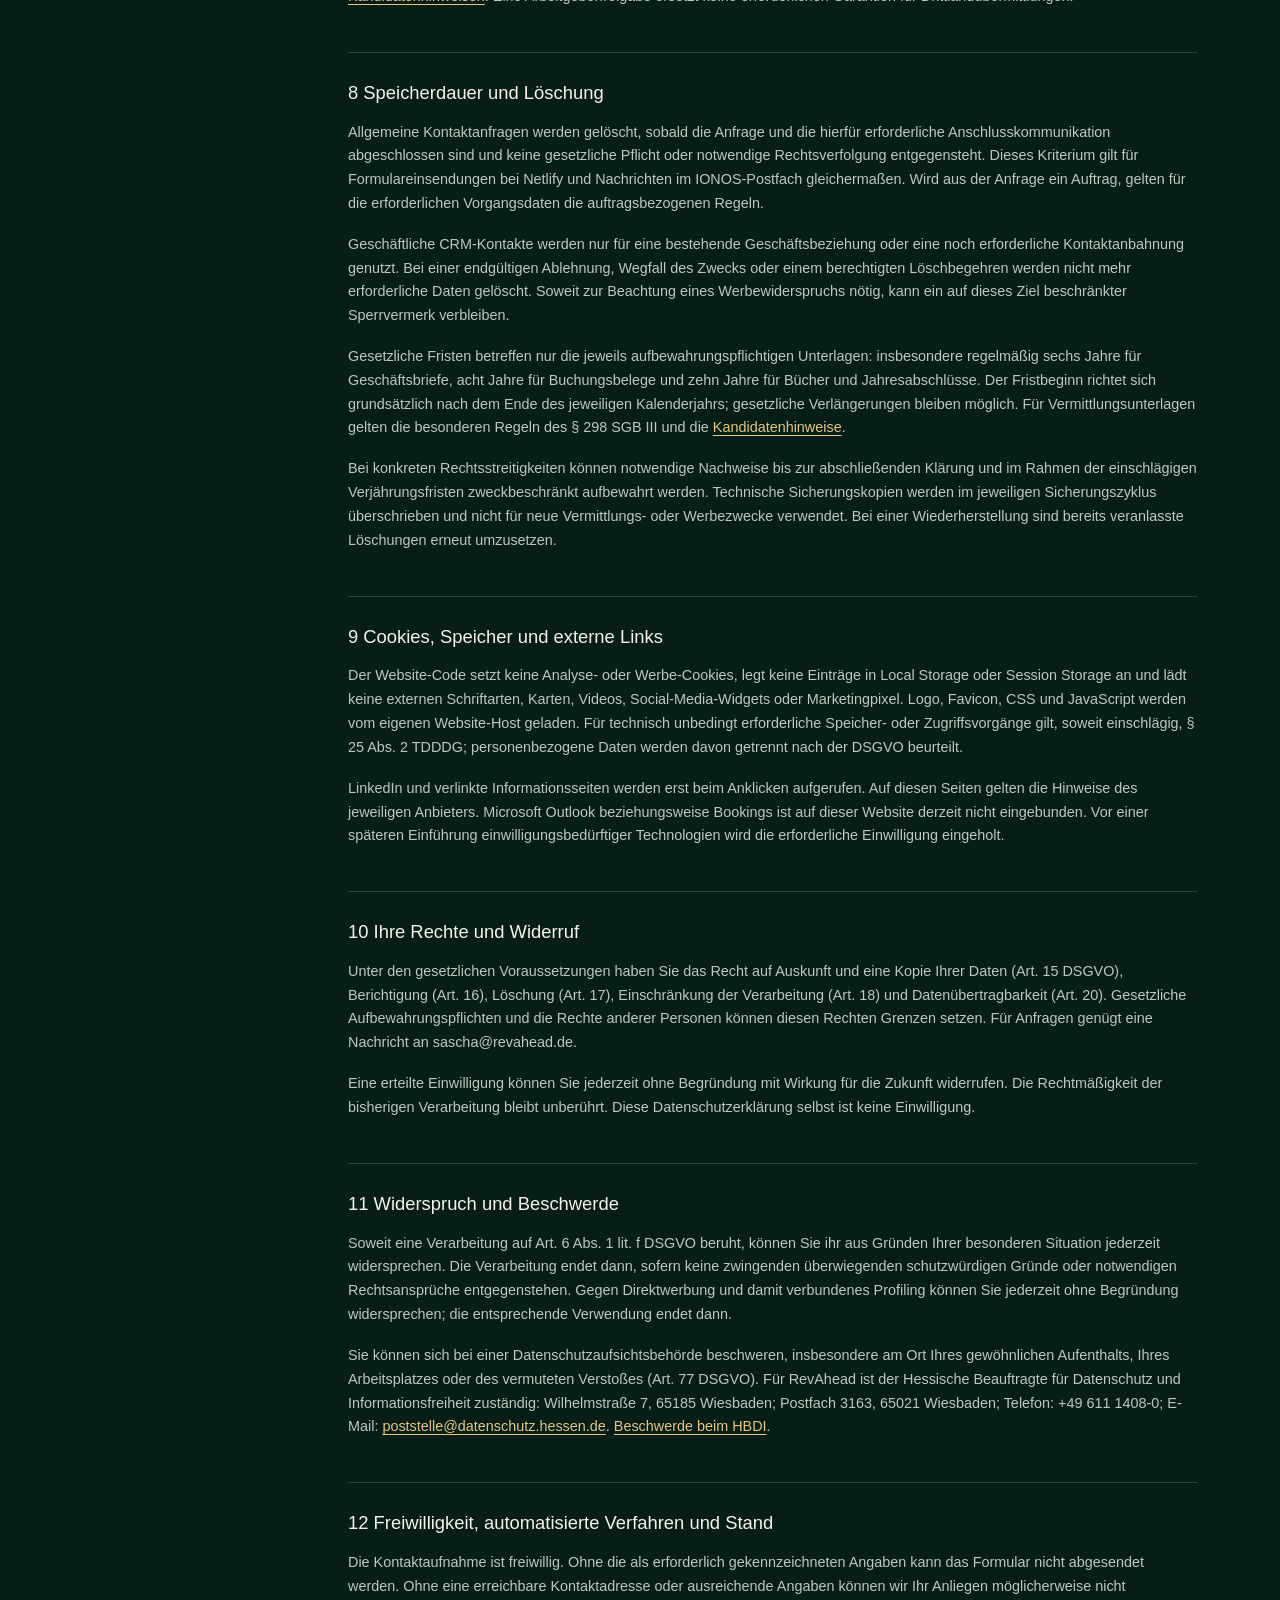
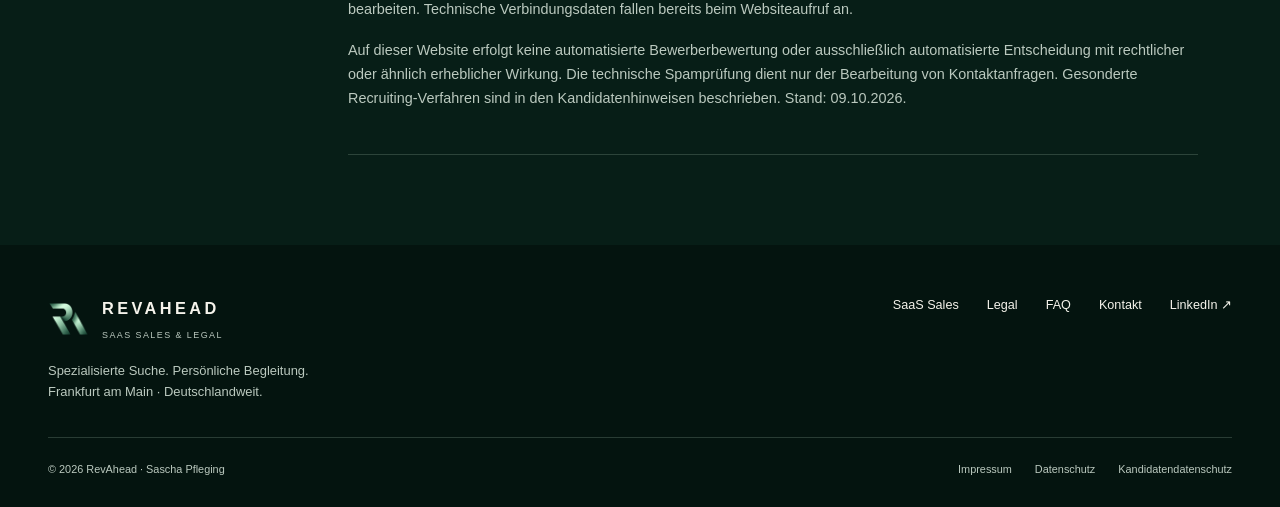
<file: datenschutz.html>
<!DOCTYPE html>

<html lang="de">
<head>
<meta charset="utf-8"/>
<meta content="width=device-width, initial-scale=1" name="viewport"/>
<title>Datenschutzerklärung · RevAhead</title>
<meta content="Informationen zur Verarbeitung personenbezogener Daten auf dieser Website und bei der Kontaktaufnahme." name="description"/>
<meta content="index,follow" name="robots"/>
<meta content="#071e17" name="theme-color"/>
<meta content="strict-origin-when-cross-origin" name="referrer"/>
<meta content="Datenschutzerklärung · RevAhead" property="og:title"/>
<meta content="Informationen zur Verarbeitung personenbezogener Daten auf dieser Website und bei der Kontaktaufnahme." property="og:description"/>
<meta content="website" property="og:type"/>
<meta content="de_DE" property="og:locale"/>
<link href="/assets/favicon.png" rel="icon" type="image/png"/>
<link href="/styles.css" rel="stylesheet"/>
<script defer="" src="/config.js"></script>
<script defer="" src="/script.js"></script>
  <link rel="canonical" href="https://revahead.de/datenschutz">
  <meta property="og:url" content="https://revahead.de/datenschutz">
</head>
<body data-revahead-page="datenschutz">
<a class="skip-link" href="#main">Zum Inhalt</a>
<header class="site-header"><div class="container header-inner"><a aria-label="RevAhead – Startseite" class="brand" href="/"><img alt="" height="41" src="/assets/logo-mark.png" width="41"/><span><span class="brand-name">REVAHEAD</span><span class="brand-label">SAAS SALES &amp; LEGAL</span></span></a>
<nav aria-label="Hauptnavigation" class="desktop-nav"><a href="/#saas">SaaS Sales</a><a href="/#legal">Legal</a><a href="/#kandidaten">Für Kandidaten</a><a href="/#ueber">Über RevAhead</a><a class="button" href="/kontakt">Kontakt <span aria-hidden="true" class="arrow">↗</span></a></nav>
<button aria-controls="mobile-navigation" aria-expanded="false" aria-label="Menü öffnen" class="menu-toggle" type="button"><span></span><span></span></button></div>
<nav aria-label="Mobile Navigation" class="mobile-nav" hidden="" id="mobile-navigation"><a href="/#saas">SaaS Sales</a><a href="/#legal">Legal</a><a href="/#kandidaten">Für Kandidaten</a><a href="/#prozess">Zusammenarbeit</a><a href="/#ueber">Über RevAhead</a><a href="/kontakt">Kontakt ↗</a></nav></header>
<main class="container page-main" id="main"><div class="page-heading"><span class="eyebrow">Rechtliches / Informationen</span><h1>Datenschutz</h1><p>Informationen zur Verarbeitung personenbezogener Daten auf dieser Website und bei der Kontaktaufnahme.</p></div><div class="legal-layout"><nav aria-label="Rechtliche Seiten" class="legal-nav"><a href="/impressum">Impressum</a><a aria-current="page" href="/datenschutz">Datenschutzerklärung</a><a href="/datenschutz-kandidaten">Datenschutz für Kandidaten</a></nav><div class="legal-content"><section><h2>1 Verantwortlicher und Kontakt</h2><p>RevAhead – Inhaber Sascha Pfleging<br>Einzelunternehmen<br>Mainluststraße 8<br>60329 Frankfurt am Main<br>Deutschland<br>E-Mail: <a href="mailto:sascha@revahead.de">sascha@revahead.de</a></p><p>Diese Hinweise erläutern die Verarbeitung beim Websitebesuch, bei Kontaktanfragen und im Zusammenhang mit unseren Geschäftskontakten. Für konkrete Vermittlungsverfahren gelten ergänzend die <a href="/datenschutz-kandidaten">Datenschutzhinweise für Kandidaten</a>. Datenschutzanfragen und Widerrufe richten Sie bitte an die oben genannte Adresse.</p></section><section><h2>2 Websiteaufruf und Hosting</h2><p>Die Website wird über Netlify, Inc., USA, bereitgestellt. Für die Auslieferung werden insbesondere Ihre IP-Adresse und die angeforderte Adresse verarbeitet. Je nach Vorgang gehören Datum und Uhrzeit, HTTP-Status, Browser- und Geräteangaben sowie die mitgesandte Referrer-Adresse zu den technischen Verbindungs- und Protokolldaten. Die Domain wird bei IONOS verwaltet; dadurch wird IONOS nicht zum Webhoster dieser Website.</p><p>Die Verarbeitung dient der Auslieferung, der Betriebssicherheit, der Fehleranalyse und der Abwehr von Missbrauch. Rechtsgrundlage ist Art. 6 Abs. 1 lit. f DSGVO; unser berechtigtes Interesse ist ein funktionsfähiger und sicherer Internetauftritt. Netlify wird für die technische Bereitstellung als Auftragsverarbeiter eingesetzt.</p><p>Technische Daten werden zweckgebunden für die Auslieferung und, soweit protokolliert, zur Erkennung und Aufklärung von Störungen oder Sicherheitsvorfällen verarbeitet. Für die Speicherdauer sind der jeweilige Protokollzweck, die Erforderlichkeit für die Störungs- oder Missbrauchsaufklärung und gesetzliche Aufbewahrungspflichten maßgeblich. Daten zu einem konkreten Vorfall können bis zu dessen Klärung und zur erforderlichen Rechtsverfolgung aufbewahrt werden.</p><p>Netlify verarbeitet Daten auch in den USA. Der veröffentlichte Auftragsverarbeitungsvertrag sieht für erfasste Übermittlungen das EU-US Data Privacy Framework und für nicht davon erfasste Übermittlungen die EU-Standardvertragsklauseln vor. Die vereinbarten Schutzinstrumente und ihre Anhänge sind im <a href="https://www.netlify.com/pdf/netlify-dpa.pdf" target="_blank" rel="noopener noreferrer">Netlify-Datenschutzvertrag</a> beschrieben; Informationen und Kopien der auf Ihre Daten anwendbaren Garantien erhalten Sie auch über unseren Datenschutzkontakt.</p></section><section><h2>3 Kontaktformular und Spamprüfung</h2><p>Das Kontaktformular nutzt Netlify Forms. Übermittelt werden das ausgewählte Anliegen, Name, E-Mail-Adresse, die Nachricht und – falls angegeben – Unternehmen oder Kanzlei. Name, E-Mail und Nachricht sind Pflichtfelder. Das Formular enthält keinen Datei-Upload. Bitte senden Sie darüber keine Lebensläufe, Gesundheitsdaten oder vertraulichen Mandatsinformationen.</p><p>Beim Absenden werden die Angaben an Netlify übertragen und für RevAhead als Formulareinsendung gespeichert. Für die Bearbeitung können Benachrichtigungen an unser IONOS-Postfach sascha@revahead.de versandt werden. Dabei entstehen neben den Inhalten auch technische Übermittlungsdaten. Die Übertragung der veröffentlichten Website erfolgt über HTTPS.</p><p>Netlify Forms prüft Einsendungen mit dem integrierten Spamfilter Akismet. Dabei können Formularinhalte und technische Angaben, insbesondere IP-Adresse und Browserinformationen, zur Spamprüfung verarbeitet werden. Zusätzlich enthält das Formular ein für Besucher unsichtbares Honeypot-Feld. Ein CAPTCHA oder zusätzliches Tracking-Skript ist nicht eingebunden. Die Spamprüfung dient dem Schutz vor automatisiertem Missbrauch; Rechtsgrundlage ist Art. 6 Abs. 1 lit. f DSGVO. Sie ersetzt keine Entscheidung über Ihre Eignung als Kandidat.</p><p>Die Bearbeitung Ihrer Anfrage beruht auf Art. 6 Abs. 1 lit. b DSGVO, soweit sie einen Vertrag oder vorvertragliche Maßnahmen mit Ihnen betrifft. Für sonstige Anfragen und die Kommunikation mit Ansprechpartnern von Unternehmen gilt Art. 6 Abs. 1 lit. f DSGVO; unser Interesse ist die sachgerechte Bearbeitung geschäftlicher Kommunikation. Gesetzliche Dokumentationspflichten beruhen auf Art. 6 Abs. 1 lit. c DSGVO. Die besonderen Anforderungen für eine anschließende Vermittlung bleiben unberührt.</p><p>Das Absenden erteilt keinen kostenpflichtigen Suchauftrag, keine Freigabe zur Profilweitergabe und keine Einwilligung in einen Kandidatenpool. Eine Bestätigung auf der Website bestätigt die technische Übermittlung; sie garantiert nicht die Zustellung einer E-Mail-Benachrichtigung. Informationen zu Übermittlungen in die USA finden Sie in Abschnitt 2.</p></section><section><h2>4 Kontakt per E-Mail und IONOS</h2><p>Für geschäftliche E-Mails verwenden wir IONOS Mail. Anbieter ist IONOS SE, Elgendorfer Straße 57, 56410 Montabaur, Deutschland. Verarbeitet werden insbesondere Absender- und Empfängeradressen, Nachrichteninhalte, gegebenenfalls Anhänge sowie technische Versand- und Empfangsdaten. IONOS stellt das Postfach als technischer Dienstleister bereit.</p><p>Wir verwenden die Angaben zur Bearbeitung Ihrer Nachricht und zur erforderlichen weiteren Korrespondenz auf den in Abschnitt 3 genannten Rechtsgrundlagen. Informationen zum Anbieter und zur Auftragsverarbeitung finden Sie bei <a href="https://www.ionos.de/hilfe/datenschutz/allgemeine-informationen-zur-datenschutz-grundverordnung-dsgvo/vereinbarung-zur-auftragsverarbeitung-avv-mit-ionos-abschliessen/" target="_blank" rel="noopener noreferrer">IONOS</a>.</p></section><section><h2>5 Kandidaten und Vermittlungsverfahren</h2><p>RevAhead vermittelt Fach- und Führungskräfte aus SaaS-Sales, Customer Success, Account Management und Sales Leadership sowie angestellte Rechtsanwälte und ausgewählte juristische Fachkräfte. Für Kandidaten ist die Vermittlung kostenfrei. Für die Kandidatenverwaltung wird Manatal Professional als Recruiting-System eingesetzt. Die Erfassung erfolgt im jeweiligen abgestimmten Vermittlungsprozess.</p><p>Der bloße Besuch dieser Website übermittelt keine Kandidatendaten an Manatal. Das Kontaktformular enthält keine automatische Schnittstelle zu Manatal und keine Pool-Anmeldung. Die Rechtsgrundlagen, die konkrete Arbeitgeberfreigabe, Empfänger und Aufbewahrungsregeln sind in den <a href="/datenschutz-kandidaten">gesonderten Kandidatenhinweisen</a> erläutert. Erforderliche Einwilligungen werden separat eingeholt.</p></section><section><h2>6 Geschäftskontakte und Abrechnung</h2><p>Für geschäftliche Anfragen, Suchmandate und Kundenbeziehungen verarbeiten wir Name und Funktion von Ansprechpartnern, berufliche Kontaktdaten, Kommunikationsinhalte, Unternehmensangaben sowie erforderliche Auftrags- und Abrechnungsdaten. Geschäftskontakte werden mit HubSpot Free als CRM verwaltet; für die Buchhaltung wird Lexware verwendet. Ein Websitebesuch führt nicht automatisch zu einer Übermittlung an diese Systeme. Im Website-Code sind weder HubSpot-Tracking noch ein HubSpot-Formular oder eine Buchhaltungsschnittstelle eingebunden.</p><p>Für Verträge mit natürlichen Personen gilt Art. 6 Abs. 1 lit. b DSGVO, für die Betreuung von Ansprechpartnern juristischer Personen Art. 6 Abs. 1 lit. f DSGVO. Unser berechtigtes Interesse liegt in der Anbahnung und Durchführung der Geschäftsbeziehung. Gesetzlich erforderliche Buchhaltung und Nachweise beruhen auf Art. 6 Abs. 1 lit. c DSGVO. Eine CRM-Erfassung ist keine pauschale Einwilligung in Werbung.</p><p>Für erforderliche Verarbeitung personenbezogener Stellenangaben sowie von Geschäfts- und Betriebsgeheimnissen im Vermittlungsverfahren beachten wir zusätzlich § 298 SGB III. Vertragsunterlagen, Honorarbedingungen und vertrauliche Mandatsdaten werden nicht auf dieser Website veröffentlicht.</p></section><section><h2>7 Empfänger und Datenübermittlungen</h2><p>Empfänger können die für den jeweiligen Zweck eingesetzten Hosting-, E-Mail-, CRM-, Recruiting- und Buchhaltungsdienstleister sowie deren erforderliche Unterauftragsverarbeiter sein. Diese werden im Rahmen ihrer jeweiligen Aufgaben tätig. Bei einer gesetzlich erforderlichen oder sonst zulässigen Offenlegung kommen insbesondere beauftragte Rechts- oder Steuerberater, Banken für Zahlungen sowie zuständige Behörden oder Gerichte als Empfänger hinzu.</p><p>Für Netlify gilt Abschnitt 2. Bei HubSpot können Verarbeitung oder Supportzugriffe außerhalb des EWR, insbesondere in den USA, stattfinden. Der <a href="https://legal.hubspot.com/dpa" target="_blank" rel="noopener noreferrer">HubSpot-Datenschutzvertrag</a> enthält Regelungen zu Auftragsverarbeitung und internationalen Übermittlungen, insbesondere Standardvertragsklauseln beziehungsweise einschlägige Angemessenheitsmechanismen. Informationen zu den im konkreten Vorgang anwendbaren Garantien und eine Kopie erhalten Sie bei uns.</p><p>Für das Recruiting-System Manatal beschreiben die Anbieterunterlagen eine AWS-Infrastruktur in den USA und Standardvertragsklauseln für nicht durch einen Angemessenheitsbeschluss abgedeckte Übermittlungen. Details finden Sie in den <a href="/datenschutz-kandidaten">Kandidatenhinweisen</a>. Eine Arbeitgeberfreigabe ersetzt keine erforderlichen Garantien für Drittlandübermittlungen.</p></section><section><h2>8 Speicherdauer und Löschung</h2><p>Allgemeine Kontaktanfragen werden gelöscht, sobald die Anfrage und die hierfür erforderliche Anschlusskommunikation abgeschlossen sind und keine gesetzliche Pflicht oder notwendige Rechtsverfolgung entgegensteht. Dieses Kriterium gilt für Formulareinsendungen bei Netlify und Nachrichten im IONOS-Postfach gleichermaßen. Wird aus der Anfrage ein Auftrag, gelten für die erforderlichen Vorgangsdaten die auftragsbezogenen Regeln.</p><p>Geschäftliche CRM-Kontakte werden nur für eine bestehende Geschäftsbeziehung oder eine noch erforderliche Kontaktanbahnung genutzt. Bei einer endgültigen Ablehnung, Wegfall des Zwecks oder einem berechtigten Löschbegehren werden nicht mehr erforderliche Daten gelöscht. Soweit zur Beachtung eines Werbewiderspruchs nötig, kann ein auf dieses Ziel beschränkter Sperrvermerk verbleiben.</p><p>Gesetzliche Fristen betreffen nur die jeweils aufbewahrungspflichtigen Unterlagen: insbesondere regelmäßig sechs Jahre für Geschäftsbriefe, acht Jahre für Buchungsbelege und zehn Jahre für Bücher und Jahresabschlüsse. Der Fristbeginn richtet sich grundsätzlich nach dem Ende des jeweiligen Kalenderjahrs; gesetzliche Verlängerungen bleiben möglich. Für Vermittlungsunterlagen gelten die besonderen Regeln des § 298 SGB III und die <a href="/datenschutz-kandidaten">Kandidatenhinweise</a>.</p><p>Bei konkreten Rechtsstreitigkeiten können notwendige Nachweise bis zur abschließenden Klärung und im Rahmen der einschlägigen Verjährungsfristen zweckbeschränkt aufbewahrt werden. Technische Sicherungskopien werden im jeweiligen Sicherungszyklus überschrieben und nicht für neue Vermittlungs- oder Werbezwecke verwendet. Bei einer Wiederherstellung sind bereits veranlasste Löschungen erneut umzusetzen.</p></section><section><h2>9 Cookies, Speicher und externe Links</h2><p>Der Website-Code setzt keine Analyse- oder Werbe-Cookies, legt keine Einträge in Local Storage oder Session Storage an und lädt keine externen Schriftarten, Karten, Videos, Social-Media-Widgets oder Marketingpixel. Logo, Favicon, CSS und JavaScript werden vom eigenen Website-Host geladen. Für technisch unbedingt erforderliche Speicher- oder Zugriffsvorgänge gilt, soweit einschlägig, § 25 Abs. 2 TDDDG; personenbezogene Daten werden davon getrennt nach der DSGVO beurteilt.</p><p>LinkedIn und verlinkte Informationsseiten werden erst beim Anklicken aufgerufen. Auf diesen Seiten gelten die Hinweise des jeweiligen Anbieters. Microsoft Outlook beziehungsweise Bookings ist auf dieser Website derzeit nicht eingebunden. Vor einer späteren Einführung einwilligungsbedürftiger Technologien wird die erforderliche Einwilligung eingeholt.</p></section><section><h2>10 Ihre Rechte und Widerruf</h2><p>Unter den gesetzlichen Voraussetzungen haben Sie das Recht auf Auskunft und eine Kopie Ihrer Daten (Art. 15 DSGVO), Berichtigung (Art. 16), Löschung (Art. 17), Einschränkung der Verarbeitung (Art. 18) und Datenübertragbarkeit (Art. 20). Gesetzliche Aufbewahrungspflichten und die Rechte anderer Personen können diesen Rechten Grenzen setzen. Für Anfragen genügt eine Nachricht an sascha@revahead.de.</p><p>Eine erteilte Einwilligung können Sie jederzeit ohne Begründung mit Wirkung für die Zukunft widerrufen. Die Rechtmäßigkeit der bisherigen Verarbeitung bleibt unberührt. Diese Datenschutzerklärung selbst ist keine Einwilligung.</p></section><section><h2>11 Widerspruch und Beschwerde</h2><p>Soweit eine Verarbeitung auf Art. 6 Abs. 1 lit. f DSGVO beruht, können Sie ihr aus Gründen Ihrer besonderen Situation jederzeit widersprechen. Die Verarbeitung endet dann, sofern keine zwingenden überwiegenden schutzwürdigen Gründe oder notwendigen Rechtsansprüche entgegenstehen. Gegen Direktwerbung und damit verbundenes Profiling können Sie jederzeit ohne Begründung widersprechen; die entsprechende Verwendung endet dann.</p><p>Sie können sich bei einer Datenschutzaufsichtsbehörde beschweren, insbesondere am Ort Ihres gewöhnlichen Aufenthalts, Ihres Arbeitsplatzes oder des vermuteten Verstoßes (Art. 77 DSGVO). Für RevAhead ist der Hessische Beauftragte für Datenschutz und Informationsfreiheit zuständig: Wilhelmstraße 7, 65185 Wiesbaden; Postfach 3163, 65021 Wiesbaden; Telefon: +49 611 1408-0; E-Mail: <a href="mailto:poststelle@datenschutz.hessen.de">poststelle@datenschutz.hessen.de</a>. <a href="https://datenschutz.hessen.de/service/beschwerde-uebermitteln" target="_blank" rel="noopener noreferrer">Beschwerde beim HBDI</a>.</p></section><section><h2>12 Freiwilligkeit, automatisierte Verfahren und Stand</h2><p>Die Kontaktaufnahme ist freiwillig. Ohne die als erforderlich gekennzeichneten Angaben kann das Formular nicht abgesendet werden. Ohne eine erreichbare Kontaktadresse oder ausreichende Angaben können wir Ihr Anliegen möglicherweise nicht bearbeiten. Technische Verbindungsdaten fallen bereits beim Websiteaufruf an.</p><p>Auf dieser Website erfolgt keine automatisierte Bewerberbewertung oder ausschließlich automatisierte Entscheidung mit rechtlicher oder ähnlich erheblicher Wirkung. Die technische Spamprüfung dient nur der Bearbeitung von Kontaktanfragen. Gesonderte Recruiting-Verfahren sind in den Kandidatenhinweisen beschrieben. Stand: 09.10.2026.</p></section></div></div></main>
<footer class="site-footer"><div class="container"><div class="footer-top"><div><a aria-label="RevAhead – Startseite" class="brand" href="/"><img alt="" height="41" src="/assets/logo-mark.png" width="41"/><span><span class="brand-name">REVAHEAD</span><span class="brand-label">SAAS SALES &amp; LEGAL</span></span></a><p class="footer-copy">Spezialisierte Suche. Persönliche Begleitung.<br/>Frankfurt am Main · Deutschlandweit.</p></div><nav aria-label="Weitere Seiten" class="footer-nav"><a href="/#saas">SaaS Sales</a><a href="/#legal">Legal</a><a href="/faq">FAQ</a><a href="/kontakt">Kontakt</a><a data-linkedin="" href="https://www.linkedin.com/company/revahead" rel="noopener noreferrer" target="_blank">LinkedIn ↗</a></nav></div><div class="footer-bottom"><span>© <span data-year="">2026</span> RevAhead · Sascha Pfleging</span><nav aria-label="Rechtliche Informationen" class="footer-legal"><a href="/impressum">Impressum</a><a href="/datenschutz">Datenschutz</a><a href="/datenschutz-kandidaten">Kandidatendatenschutz</a></nav></div></div></footer>
</body>
</html>
</file>
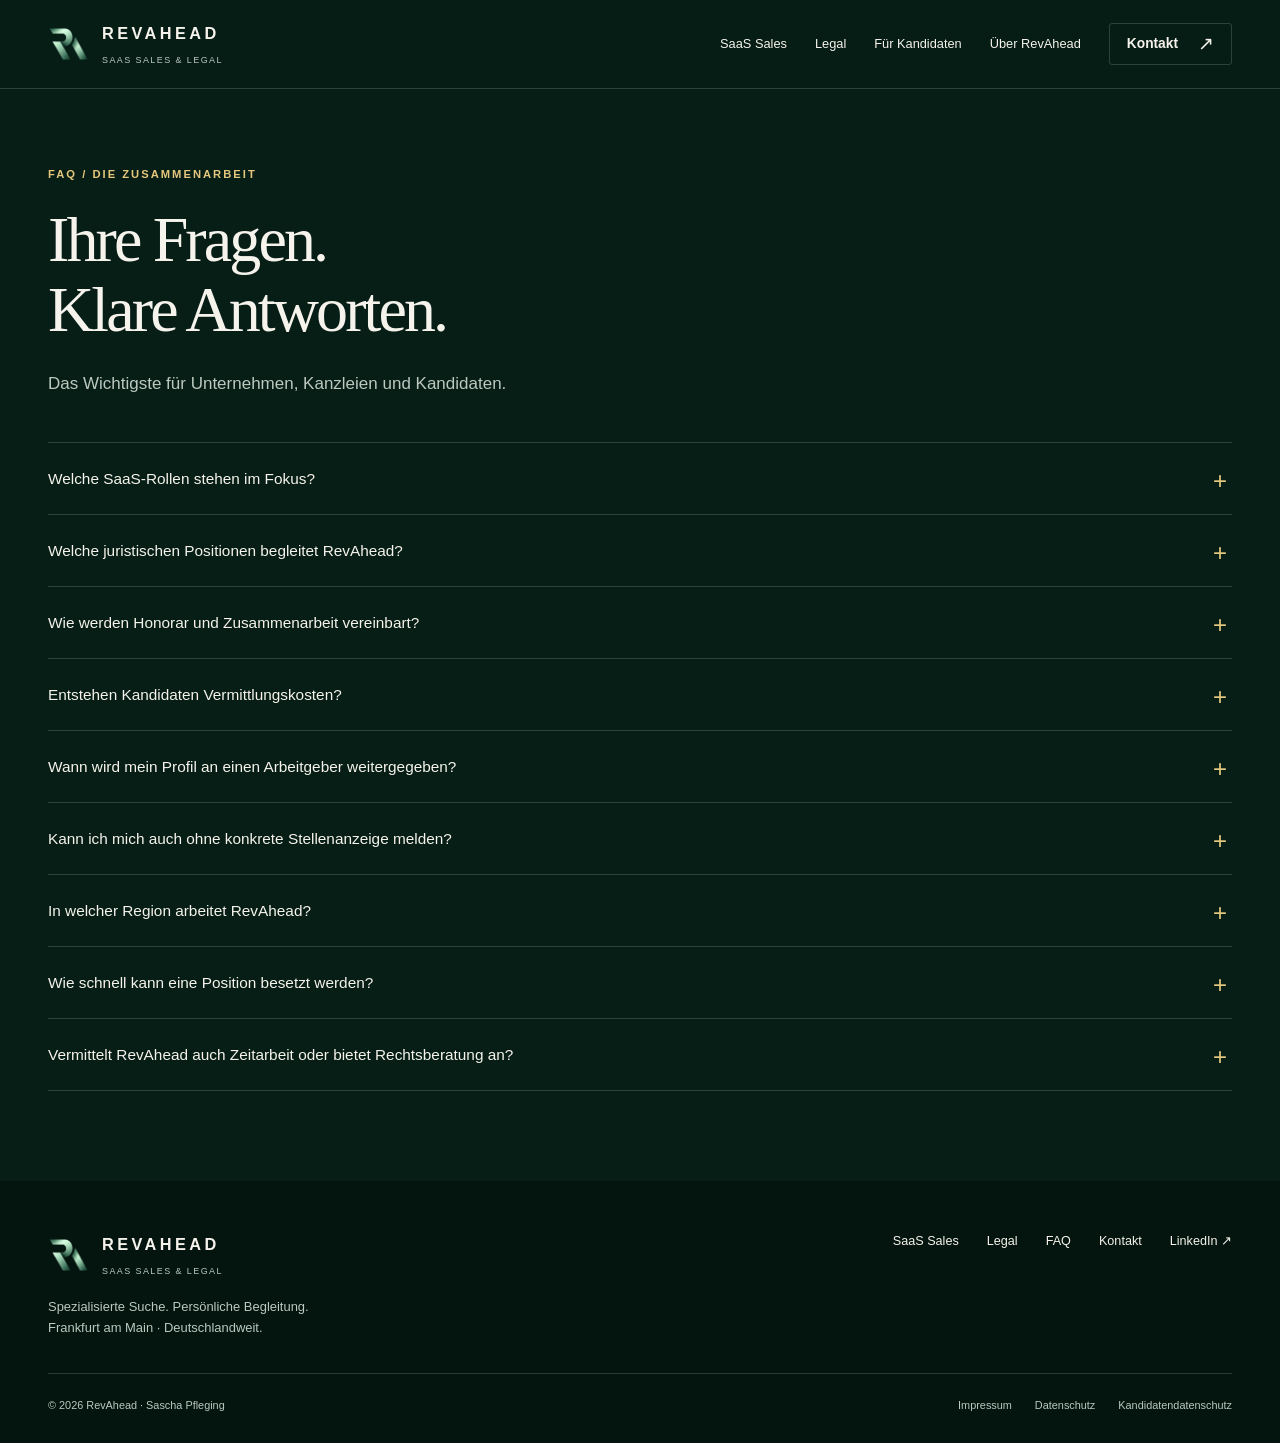
<file: faq.html>
<!doctype html>
<html lang="de">
<head>
  <meta charset="utf-8">
  <meta name="viewport" content="width=device-width, initial-scale=1">
  <title>Häufige Fragen · RevAhead</title>
  <meta name="description" content="Antworten zur Personalvermittlung, Zusammenarbeit und Vertraulichkeit bei RevAhead.">
  
  <meta name="robots" content="index,follow">
  <meta name="theme-color" content="#071e17">
  <meta name="referrer" content="strict-origin-when-cross-origin">
  <meta property="og:title" content="Häufige Fragen · RevAhead">
  <meta property="og:description" content="Antworten zur Personalvermittlung, Zusammenarbeit und Vertraulichkeit bei RevAhead.">
  <meta property="og:type" content="website">
  <meta property="og:locale" content="de_DE">
  <link rel="icon" type="image/png" href="/assets/favicon.png">
  <link rel="stylesheet" href="/styles.css">
  <script src="/config.js" defer></script>
  <script src="/script.js" defer></script>
  <link rel="canonical" href="https://revahead.de/faq">
  <meta property="og:url" content="https://revahead.de/faq">
</head>
<body data-revahead-page="faq">
<a class="skip-link" href="#main">Zum Inhalt</a>
<header class="site-header"><div class="container header-inner"><a class="brand" href="/" aria-label="RevAhead – Startseite"><img src="/assets/logo-mark.png" width="41" height="41" alt=""><span><span class="brand-name">REVAHEAD</span><span class="brand-label">SAAS SALES &amp; LEGAL</span></span></a>
<nav class="desktop-nav" aria-label="Hauptnavigation"><a href="/#saas">SaaS Sales</a><a href="/#legal">Legal</a><a href="/#kandidaten">Für Kandidaten</a><a href="/#ueber">Über RevAhead</a><a class="button" href="/kontakt">Kontakt <span class="arrow" aria-hidden="true">↗</span></a></nav>
<button class="menu-toggle" type="button" aria-label="Menü öffnen" aria-expanded="false" aria-controls="mobile-navigation"><span></span><span></span></button></div>
<nav class="mobile-nav" id="mobile-navigation" aria-label="Mobile Navigation" hidden><a href="/#saas">SaaS Sales</a><a href="/#legal">Legal</a><a href="/#kandidaten">Für Kandidaten</a><a href="/#prozess">Zusammenarbeit</a><a href="/#ueber">Über RevAhead</a><a href="/kontakt">Kontakt ↗</a></nav></header>
<main id="main" class="container page-main"><div class="page-heading"><span class="eyebrow">FAQ / Die Zusammenarbeit</span><h1>Ihre Fragen.<br>Klare Antworten.</h1><p>Das Wichtigste für Unternehmen, Kanzleien und Kandidaten.</p></div><div class="faq-list"><details><summary>Welche SaaS-Rollen stehen im Fokus?</summary><p>Die Schwerpunkte sind B2B-SaaS-Sales, Account Management, Customer Success sowie ausgewählte Sales-Leadership-Positionen. Entscheidend sind unter anderem Kundensegment, Produktkomplexität, Vertriebszyklus und Verantwortung für Neugeschäft oder Bestandskunden.</p></details><details><summary>Welche juristischen Positionen begleitet RevAhead?</summary><p>Im Fokus stehen Rechtsanwältinnen und Rechtsanwälte auf Associate- und Senior-Associate-Ebene. Besprochen werden Wechsel in Kanzleien, spezialisierte Boutiquen und ausgewählte Inhouse-Positionen. Fachgebiet, Erfahrung und gewünschtes Arbeitsumfeld bestimmen die Suche.</p></details><details><summary>Wie werden Honorar und Zusammenarbeit vereinbart?</summary><p>Suchumfang, Berechnungsgrundlage, Honorar und Zahlungsbedingungen werden vor Beginn vertraglich mit dem Arbeitgeber vereinbart. Maßgeblich sind die wirksam vereinbarten Vertragsunterlagen. Kandidaten zahlen keine Vermittlungsgebühr. Eine Kontaktanfrage löst keinen kostenpflichtigen Auftrag aus.</p></details><details><summary>Entstehen Kandidaten Vermittlungskosten?</summary><p>Nein. Die Personalvermittlung ist für Kandidatinnen und Kandidaten kostenfrei. Das Vermittlungshonorar wird mit dem einstellenden Arbeitgeber vereinbart. Eine bestimmte Position oder erfolgreiche Vermittlung kann nicht zugesichert werden.</p></details><details><summary>Wann wird mein Profil an einen Arbeitgeber weitergegeben?</summary><p>Erst nach Ihrer konkreten Freigabe und der erforderlichen Einwilligung für Arbeitgeber, Position und Unterlagen. Ein erstes Gespräch ist auch ohne Lebenslauf möglich. Ihr aktueller Arbeitgeber und Referenzpersonen werden nur nach gesonderter Freigabe kontaktiert. Details finden Sie in den <a href="/datenschutz-kandidaten">Datenschutzhinweisen für Kandidaten</a>.</p></details><details><summary>Kann ich mich auch ohne konkrete Stellenanzeige melden?</summary><p>Ja. Im ersten Austausch klären wir Ihre Ziele, Rahmenbedingungen und mögliche Suchrichtungen. Insbesondere bei einem geplanten Kanzleiwechsel kann eine individuelle Suche sinnvoll sein. Ob RevAhead dabei unterstützen kann, wird offen besprochen; aktuell verfügbare Mandate werden nicht vorausgesetzt.</p></details><details><summary>In welcher Region arbeitet RevAhead?</summary><p>RevAhead sitzt in Frankfurt am Main und arbeitet überwiegend digital mit Unternehmen, Kanzleien und Kandidaten in Deutschland. Remote-, Hybrid- und Präsenzmodelle werden von Beginn an im Suchprofil berücksichtigt.</p></details><details><summary>Wie schnell kann eine Position besetzt werden?</summary><p>Das hängt von Anforderungen, Vergütung, Marktverfügbarkeit und Auswahlprozess ab. Im Erstgespräch klären wir den geplanten Ablauf und realistische nächste Schritte. Eine feste Besetzungsfrist oder eine bestimmte Zahl geeigneter Kandidaten wird nicht pauschal versprochen.</p></details><details><summary>Vermittelt RevAhead auch Zeitarbeit oder bietet Rechtsberatung an?</summary><p>Nein. Es geht um die direkte Anstellung beim jeweiligen Unternehmen oder der Kanzlei. RevAhead ist kein Arbeitgeber der vermittelten Personen und bietet keine anwaltliche Rechtsberatung an.</p></details></div></main>
<footer class="site-footer"><div class="container"><div class="footer-top"><div><a class="brand" href="/" aria-label="RevAhead – Startseite"><img src="/assets/logo-mark.png" width="41" height="41" alt=""><span><span class="brand-name">REVAHEAD</span><span class="brand-label">SAAS SALES &amp; LEGAL</span></span></a><p class="footer-copy">Spezialisierte Suche. Persönliche Begleitung.<br>Frankfurt am Main · Deutschlandweit.</p></div><nav class="footer-nav" aria-label="Weitere Seiten"><a href="/#saas">SaaS Sales</a><a href="/#legal">Legal</a><a href="/faq">FAQ</a><a href="/kontakt">Kontakt</a><a data-linkedin href="https://www.linkedin.com/company/revahead" target="_blank" rel="noopener noreferrer">LinkedIn ↗</a></nav></div><div class="footer-bottom"><span>© <span data-year>2026</span> RevAhead · Sascha Pfleging</span><nav class="footer-legal" aria-label="Rechtliche Informationen"><a href="/impressum">Impressum</a><a href="/datenschutz">Datenschutz</a><a href="/datenschutz-kandidaten">Kandidatendatenschutz</a></nav></div></div></footer>
</body>
</html>
</file>
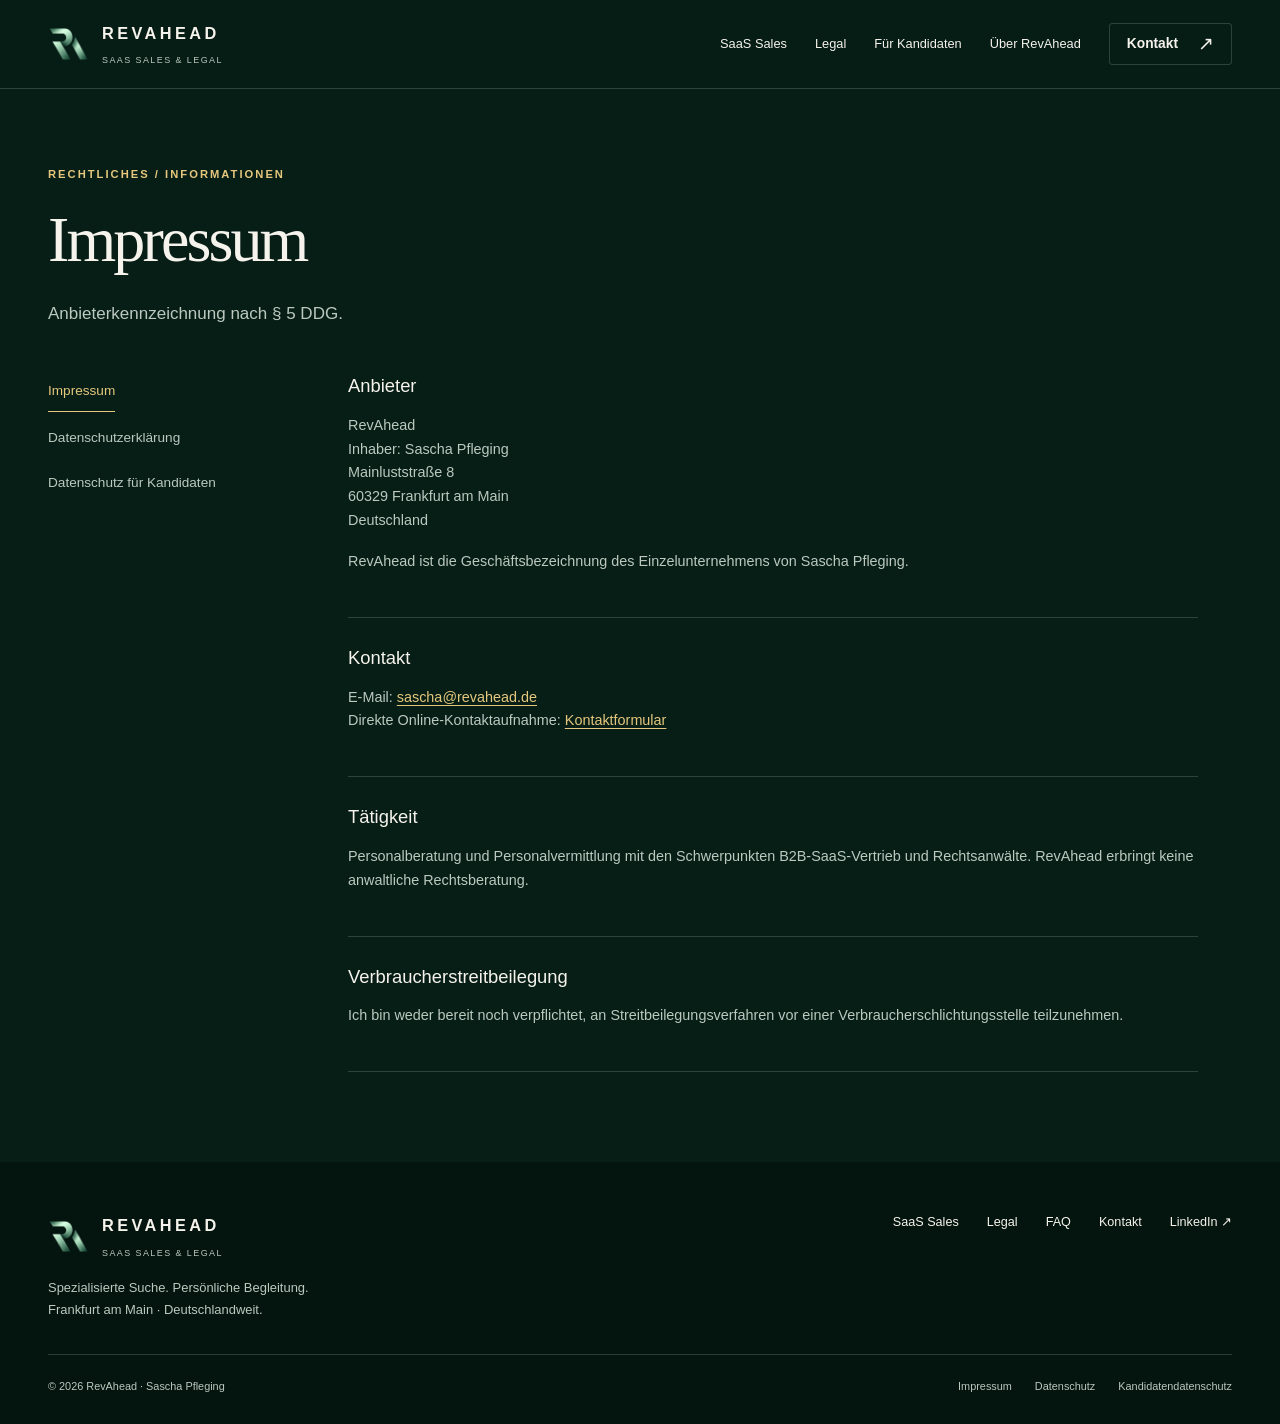
<file: impressum.html>
<!DOCTYPE html>

<html lang="de">
<head>
<meta charset="utf-8"/>
<meta content="width=device-width, initial-scale=1" name="viewport"/>
<title>Impressum · RevAhead</title>
<meta content="Anbieterkennzeichnung nach § 5 DDG." name="description"/>
<meta content="index,follow" name="robots"/>
<meta content="#071e17" name="theme-color"/>
<meta content="strict-origin-when-cross-origin" name="referrer"/>
<meta content="Impressum · RevAhead" property="og:title"/>
<meta content="Anbieterkennzeichnung nach § 5 DDG." property="og:description"/>
<meta content="website" property="og:type"/>
<meta content="de_DE" property="og:locale"/>
<link href="/assets/favicon.png" rel="icon" type="image/png"/>
<link href="/styles.css" rel="stylesheet"/>
<script defer="" src="/config.js"></script>
<script defer="" src="/script.js"></script>
  <link rel="canonical" href="https://revahead.de/impressum">
  <meta property="og:url" content="https://revahead.de/impressum">
</head>
<body data-revahead-page="impressum">
<a class="skip-link" href="#main">Zum Inhalt</a>
<header class="site-header"><div class="container header-inner"><a aria-label="RevAhead – Startseite" class="brand" href="/"><img alt="" height="41" src="/assets/logo-mark.png" width="41"/><span><span class="brand-name">REVAHEAD</span><span class="brand-label">SAAS SALES &amp; LEGAL</span></span></a>
<nav aria-label="Hauptnavigation" class="desktop-nav"><a href="/#saas">SaaS Sales</a><a href="/#legal">Legal</a><a href="/#kandidaten">Für Kandidaten</a><a href="/#ueber">Über RevAhead</a><a class="button" href="/kontakt">Kontakt <span aria-hidden="true" class="arrow">↗</span></a></nav>
<button aria-controls="mobile-navigation" aria-expanded="false" aria-label="Menü öffnen" class="menu-toggle" type="button"><span></span><span></span></button></div>
<nav aria-label="Mobile Navigation" class="mobile-nav" hidden="" id="mobile-navigation"><a href="/#saas">SaaS Sales</a><a href="/#legal">Legal</a><a href="/#kandidaten">Für Kandidaten</a><a href="/#prozess">Zusammenarbeit</a><a href="/#ueber">Über RevAhead</a><a href="/kontakt">Kontakt ↗</a></nav></header>
<main class="container page-main" id="main"><div class="page-heading"><span class="eyebrow">Rechtliches / Informationen</span><h1>Impressum</h1><p>Anbieterkennzeichnung nach § 5 DDG.</p></div><div class="legal-layout"><nav aria-label="Rechtliche Seiten" class="legal-nav"><a aria-current="page" href="/impressum">Impressum</a><a href="/datenschutz">Datenschutzerklärung</a><a href="/datenschutz-kandidaten">Datenschutz für Kandidaten</a></nav><div class="legal-content"><section><h2>Anbieter</h2><p>RevAhead<br/>Inhaber: Sascha Pfleging<br/>Mainluststraße 8<br/>60329 Frankfurt am Main<br/>Deutschland</p><p>RevAhead ist die Geschäftsbezeichnung des Einzelunternehmens von Sascha Pfleging.</p></section><section><h2>Kontakt</h2><p>E-Mail: <a href="mailto:sascha@revahead.de">sascha@revahead.de</a><br/>Direkte Online-Kontaktaufnahme: <a href="/kontakt">Kontaktformular</a></p></section><section><h2>Tätigkeit</h2><p>Personalberatung und Personalvermittlung mit den Schwerpunkten B2B-SaaS-Vertrieb und Rechtsanwälte. RevAhead erbringt keine anwaltliche Rechtsberatung.</p></section><section><h2>Verbraucherstreitbeilegung</h2><p>Ich bin weder bereit noch verpflichtet, an Streitbeilegungsverfahren vor einer Verbraucherschlichtungsstelle teilzunehmen.</p></section></div></div></main>
<footer class="site-footer"><div class="container"><div class="footer-top"><div><a aria-label="RevAhead – Startseite" class="brand" href="/"><img alt="" height="41" src="/assets/logo-mark.png" width="41"/><span><span class="brand-name">REVAHEAD</span><span class="brand-label">SAAS SALES &amp; LEGAL</span></span></a><p class="footer-copy">Spezialisierte Suche. Persönliche Begleitung.<br/>Frankfurt am Main · Deutschlandweit.</p></div><nav aria-label="Weitere Seiten" class="footer-nav"><a href="/#saas">SaaS Sales</a><a href="/#legal">Legal</a><a href="/faq">FAQ</a><a href="/kontakt">Kontakt</a><a data-linkedin="" href="https://www.linkedin.com/company/revahead" rel="noopener noreferrer" target="_blank">LinkedIn ↗</a></nav></div><div class="footer-bottom"><span>© <span data-year="">2026</span> RevAhead · Sascha Pfleging</span><nav aria-label="Rechtliche Informationen" class="footer-legal"><a href="/impressum">Impressum</a><a href="/datenschutz">Datenschutz</a><a href="/datenschutz-kandidaten">Kandidatendatenschutz</a></nav></div></div></footer>
</body>
</html>
</file>
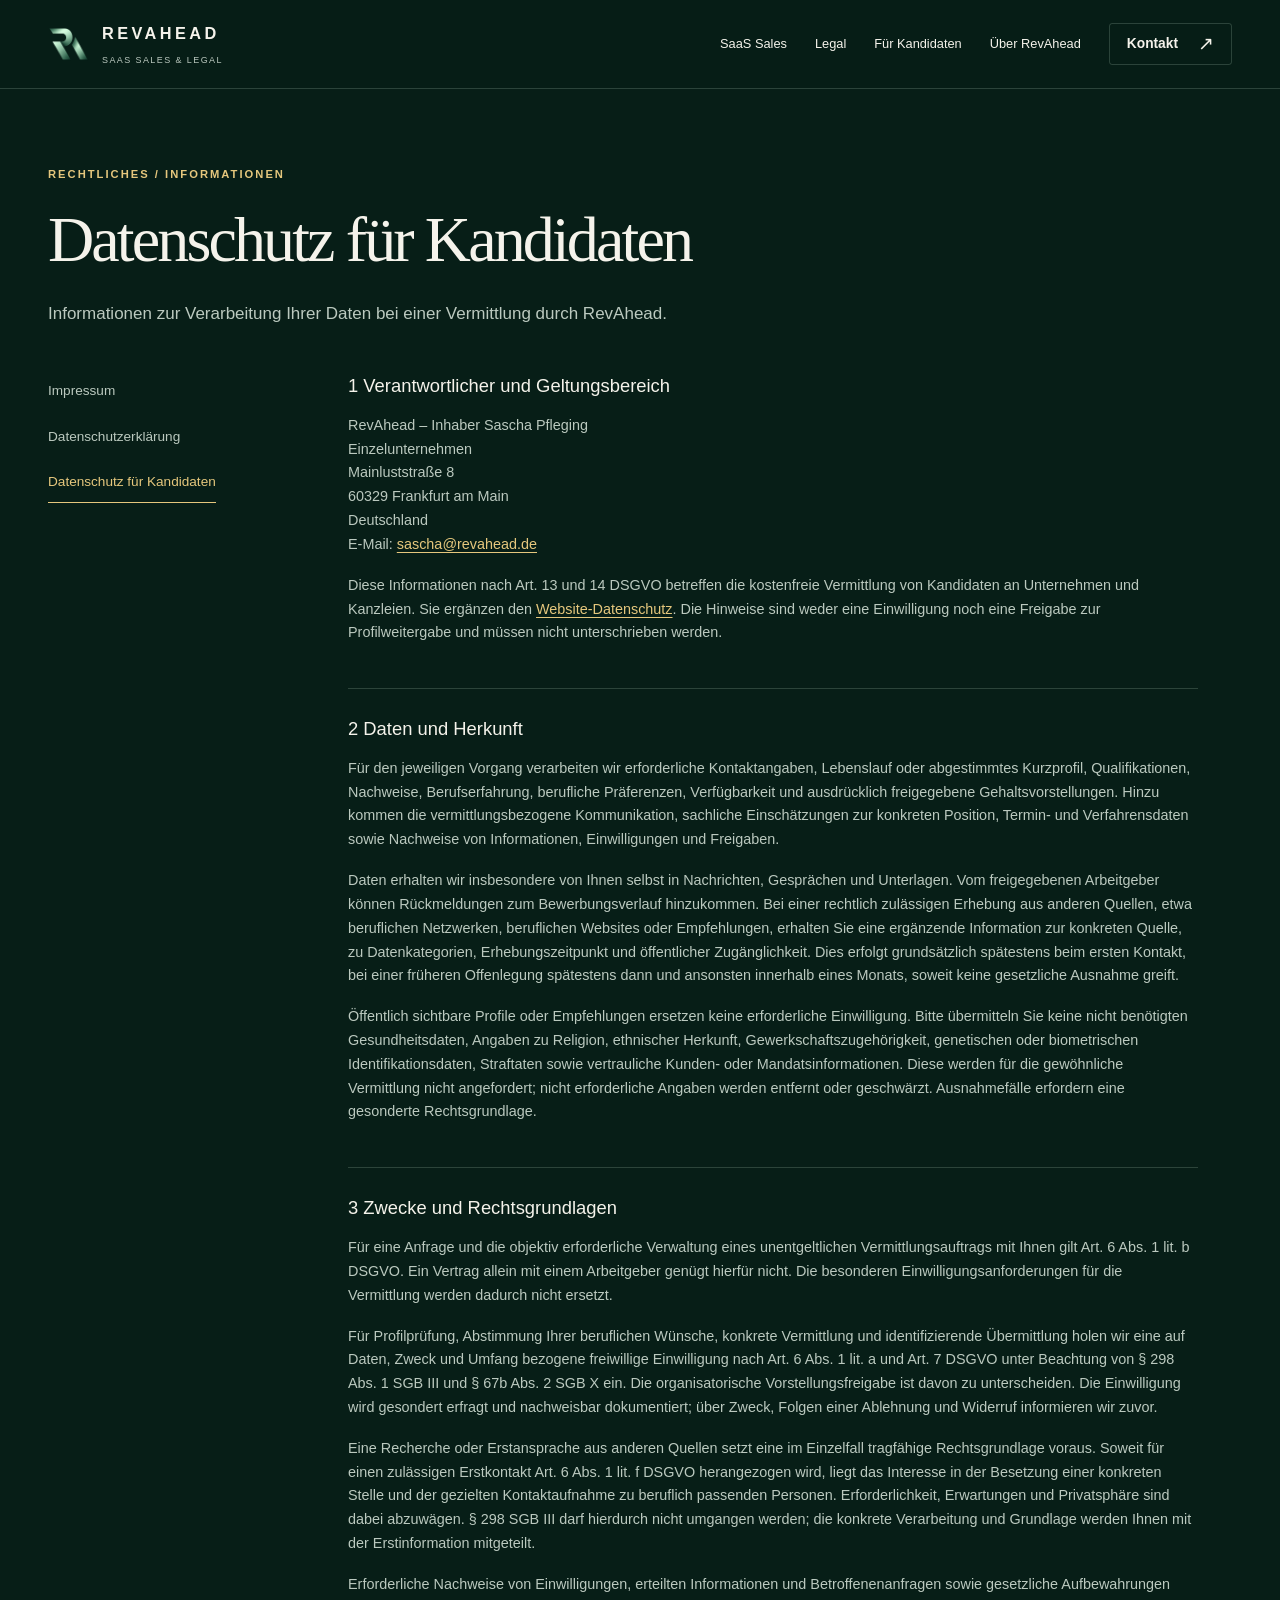
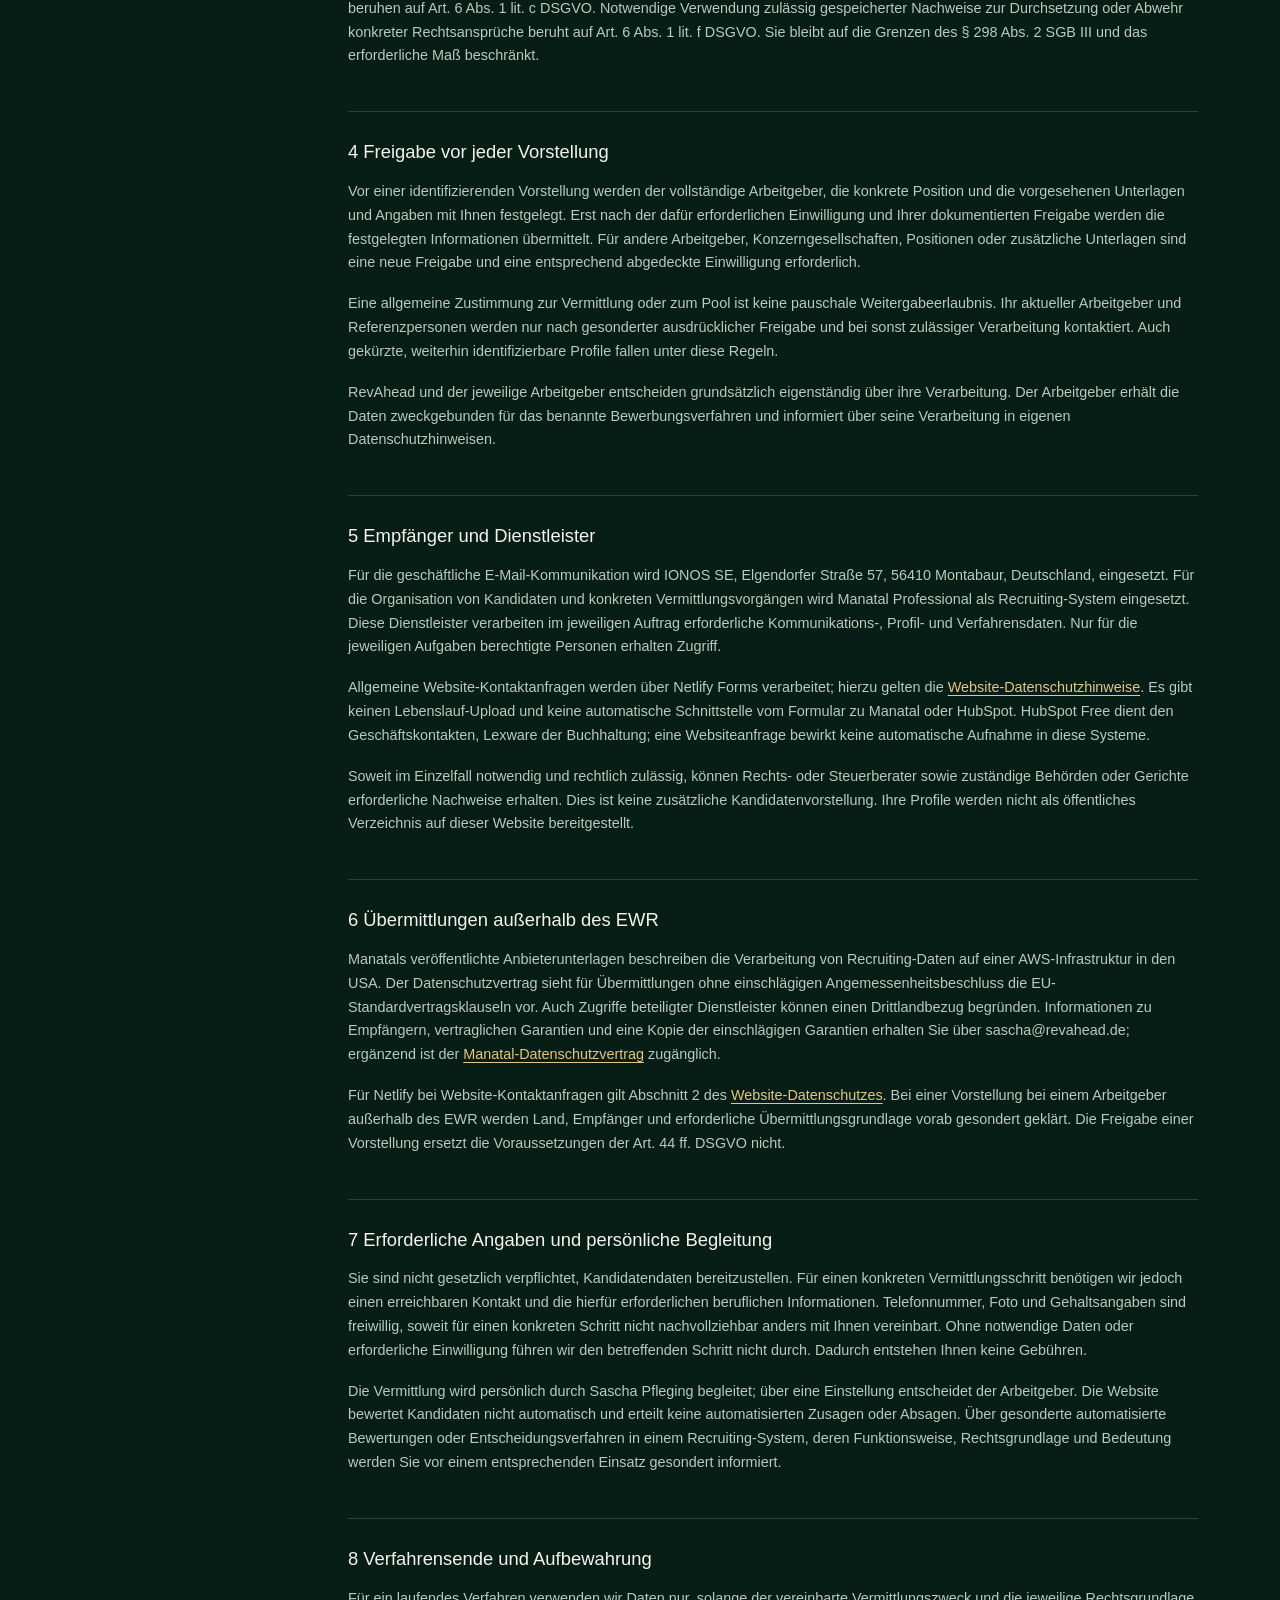
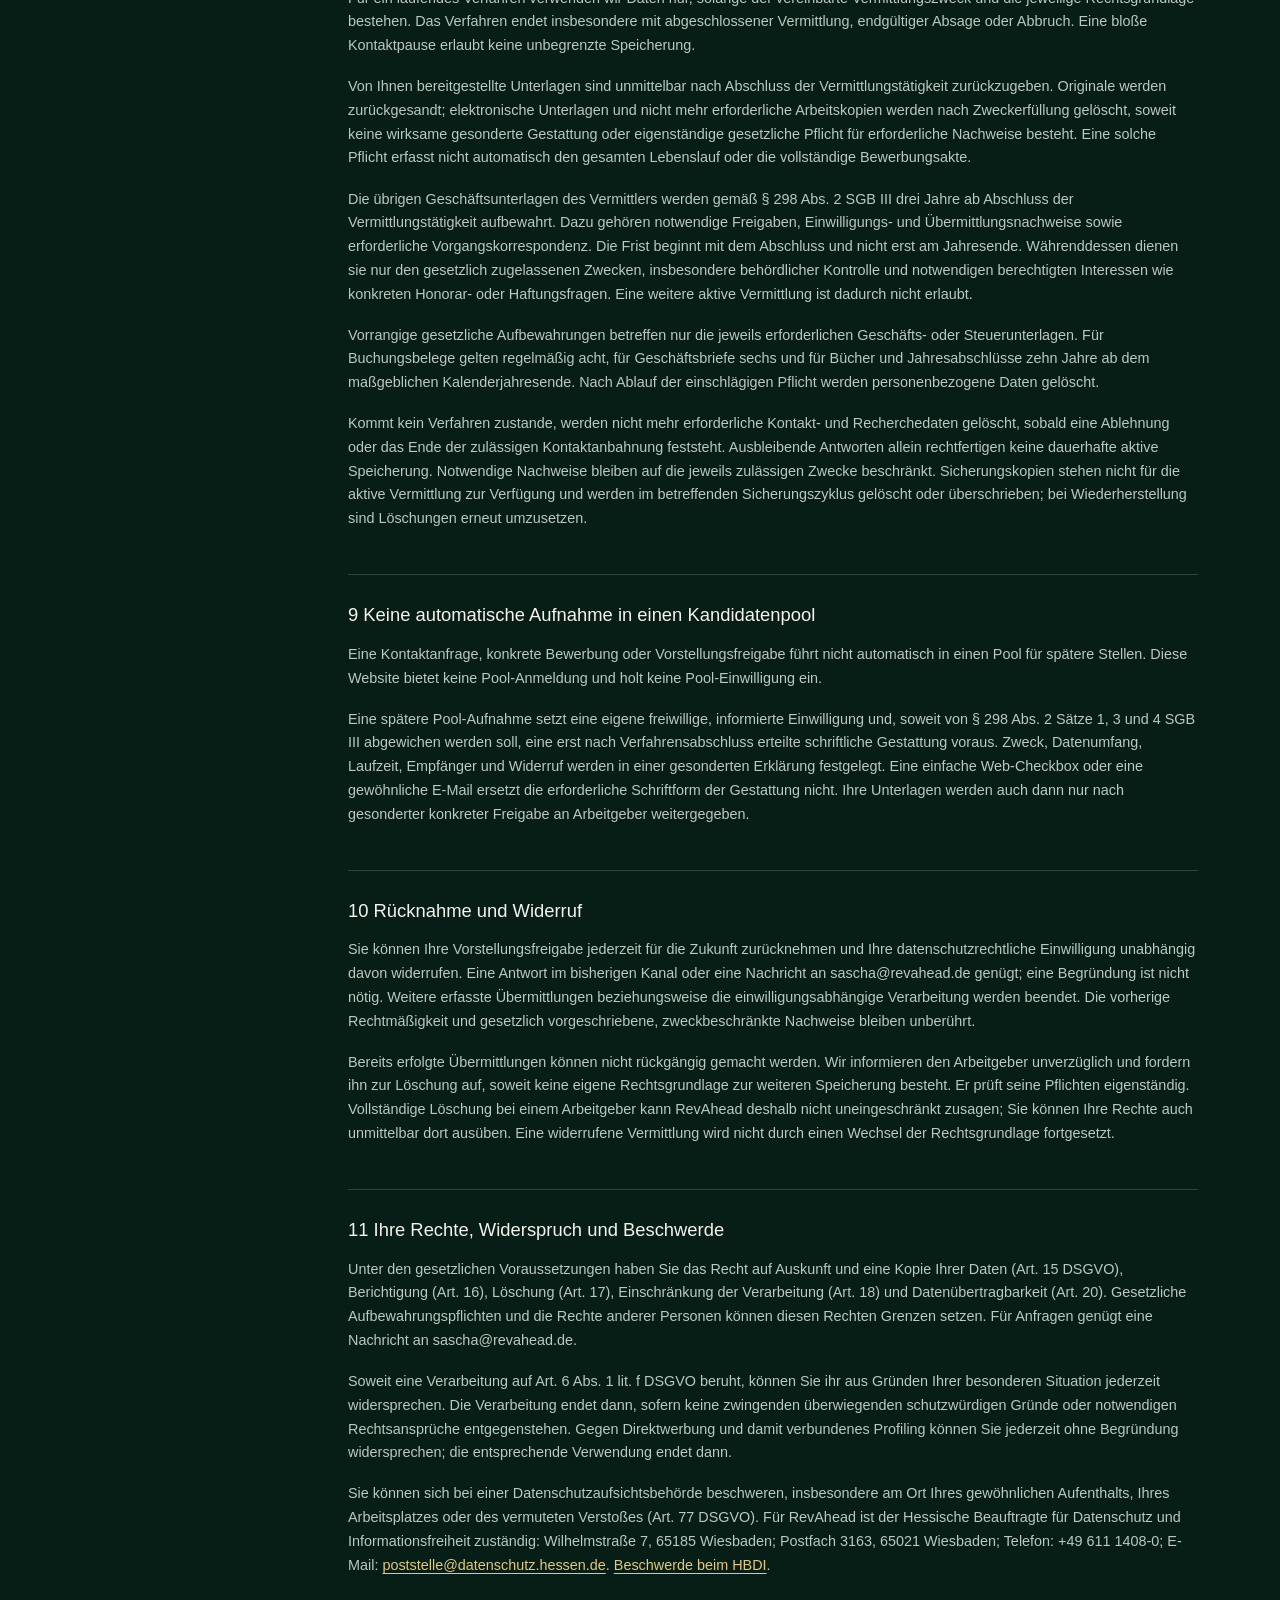
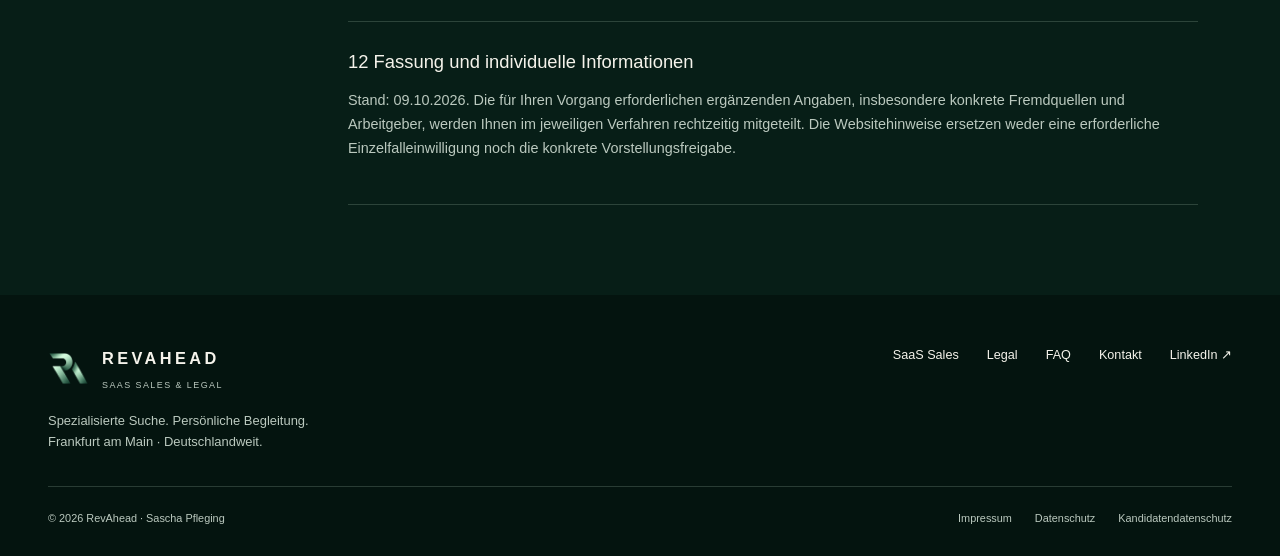
<file: kandidaten-datenschutz.html>
<!DOCTYPE html>

<html lang="de">
<head>
<meta charset="utf-8"/>
<meta content="width=device-width, initial-scale=1" name="viewport"/>
<title>Datenschutz für Kandidaten · RevAhead</title>
<meta content="Informationen zur Verarbeitung Ihrer Daten bei einer Vermittlung durch RevAhead." name="description"/>
<meta content="index,follow" name="robots"/>
<meta content="#071e17" name="theme-color"/>
<meta content="strict-origin-when-cross-origin" name="referrer"/>
<meta content="Datenschutz für Kandidaten · RevAhead" property="og:title"/>
<meta content="Informationen zur Verarbeitung Ihrer Daten bei einer Vermittlung durch RevAhead." property="og:description"/>
<meta content="website" property="og:type"/>
<meta content="de_DE" property="og:locale"/>
<link href="/assets/favicon.png" rel="icon" type="image/png"/>
<link href="/styles.css" rel="stylesheet"/>
<script defer="" src="/config.js"></script>
<script defer="" src="/script.js"></script>
  <link rel="canonical" href="https://revahead.de/datenschutz-kandidaten">
  <meta property="og:url" content="https://revahead.de/datenschutz-kandidaten">
</head>
<body data-revahead-page="kandidaten-datenschutz">
<a class="skip-link" href="#main">Zum Inhalt</a>
<header class="site-header"><div class="container header-inner"><a aria-label="RevAhead – Startseite" class="brand" href="/"><img alt="" height="41" src="/assets/logo-mark.png" width="41"/><span><span class="brand-name">REVAHEAD</span><span class="brand-label">SAAS SALES &amp; LEGAL</span></span></a>
<nav aria-label="Hauptnavigation" class="desktop-nav"><a href="/#saas">SaaS Sales</a><a href="/#legal">Legal</a><a href="/#kandidaten">Für Kandidaten</a><a href="/#ueber">Über RevAhead</a><a class="button" href="/kontakt">Kontakt <span aria-hidden="true" class="arrow">↗</span></a></nav>
<button aria-controls="mobile-navigation" aria-expanded="false" aria-label="Menü öffnen" class="menu-toggle" type="button"><span></span><span></span></button></div>
<nav aria-label="Mobile Navigation" class="mobile-nav" hidden="" id="mobile-navigation"><a href="/#saas">SaaS Sales</a><a href="/#legal">Legal</a><a href="/#kandidaten">Für Kandidaten</a><a href="/#prozess">Zusammenarbeit</a><a href="/#ueber">Über RevAhead</a><a href="/kontakt">Kontakt ↗</a></nav></header>
<main class="container page-main" id="main"><div class="page-heading"><span class="eyebrow">Rechtliches / Informationen</span><h1>Datenschutz für Kandidaten</h1><p>Informationen zur Verarbeitung Ihrer Daten bei einer Vermittlung durch RevAhead.</p></div><div class="legal-layout"><nav aria-label="Rechtliche Seiten" class="legal-nav"><a href="/impressum">Impressum</a><a href="/datenschutz">Datenschutzerklärung</a><a aria-current="page" href="/datenschutz-kandidaten">Datenschutz für Kandidaten</a></nav><div class="legal-content"><section><h2>1 Verantwortlicher und Geltungsbereich</h2><p>RevAhead – Inhaber Sascha Pfleging<br>Einzelunternehmen<br>Mainluststraße 8<br>60329 Frankfurt am Main<br>Deutschland<br>E-Mail: <a href="mailto:sascha@revahead.de">sascha@revahead.de</a></p><p>Diese Informationen nach Art. 13 und 14 DSGVO betreffen die kostenfreie Vermittlung von Kandidaten an Unternehmen und Kanzleien. Sie ergänzen den <a href="/datenschutz">Website-Datenschutz</a>. Die Hinweise sind weder eine Einwilligung noch eine Freigabe zur Profilweitergabe und müssen nicht unterschrieben werden.</p></section><section><h2>2 Daten und Herkunft</h2><p>Für den jeweiligen Vorgang verarbeiten wir erforderliche Kontaktangaben, Lebenslauf oder abgestimmtes Kurzprofil, Qualifikationen, Nachweise, Berufserfahrung, berufliche Präferenzen, Verfügbarkeit und ausdrücklich freigegebene Gehaltsvorstellungen. Hinzu kommen die vermittlungsbezogene Kommunikation, sachliche Einschätzungen zur konkreten Position, Termin- und Verfahrensdaten sowie Nachweise von Informationen, Einwilligungen und Freigaben.</p><p>Daten erhalten wir insbesondere von Ihnen selbst in Nachrichten, Gesprächen und Unterlagen. Vom freigegebenen Arbeitgeber können Rückmeldungen zum Bewerbungsverlauf hinzukommen. Bei einer rechtlich zulässigen Erhebung aus anderen Quellen, etwa beruflichen Netzwerken, beruflichen Websites oder Empfehlungen, erhalten Sie eine ergänzende Information zur konkreten Quelle, zu Datenkategorien, Erhebungszeitpunkt und öffentlicher Zugänglichkeit. Dies erfolgt grundsätzlich spätestens beim ersten Kontakt, bei einer früheren Offenlegung spätestens dann und ansonsten innerhalb eines Monats, soweit keine gesetzliche Ausnahme greift.</p><p>Öffentlich sichtbare Profile oder Empfehlungen ersetzen keine erforderliche Einwilligung. Bitte übermitteln Sie keine nicht benötigten Gesundheitsdaten, Angaben zu Religion, ethnischer Herkunft, Gewerkschaftszugehörigkeit, genetischen oder biometrischen Identifikationsdaten, Straftaten sowie vertrauliche Kunden- oder Mandatsinformationen. Diese werden für die gewöhnliche Vermittlung nicht angefordert; nicht erforderliche Angaben werden entfernt oder geschwärzt. Ausnahmefälle erfordern eine gesonderte Rechtsgrundlage.</p></section><section><h2>3 Zwecke und Rechtsgrundlagen</h2><p>Für eine Anfrage und die objektiv erforderliche Verwaltung eines unentgeltlichen Vermittlungsauftrags mit Ihnen gilt Art. 6 Abs. 1 lit. b DSGVO. Ein Vertrag allein mit einem Arbeitgeber genügt hierfür nicht. Die besonderen Einwilligungsanforderungen für die Vermittlung werden dadurch nicht ersetzt.</p><p>Für Profilprüfung, Abstimmung Ihrer beruflichen Wünsche, konkrete Vermittlung und identifizierende Übermittlung holen wir eine auf Daten, Zweck und Umfang bezogene freiwillige Einwilligung nach Art. 6 Abs. 1 lit. a und Art. 7 DSGVO unter Beachtung von § 298 Abs. 1 SGB III und § 67b Abs. 2 SGB X ein. Die organisatorische Vorstellungsfreigabe ist davon zu unterscheiden. Die Einwilligung wird gesondert erfragt und nachweisbar dokumentiert; über Zweck, Folgen einer Ablehnung und Widerruf informieren wir zuvor.</p><p>Eine Recherche oder Erstansprache aus anderen Quellen setzt eine im Einzelfall tragfähige Rechtsgrundlage voraus. Soweit für einen zulässigen Erstkontakt Art. 6 Abs. 1 lit. f DSGVO herangezogen wird, liegt das Interesse in der Besetzung einer konkreten Stelle und der gezielten Kontaktaufnahme zu beruflich passenden Personen. Erforderlichkeit, Erwartungen und Privatsphäre sind dabei abzuwägen. § 298 SGB III darf hierdurch nicht umgangen werden; die konkrete Verarbeitung und Grundlage werden Ihnen mit der Erstinformation mitgeteilt.</p><p>Erforderliche Nachweise von Einwilligungen, erteilten Informationen und Betroffenenanfragen sowie gesetzliche Aufbewahrungen beruhen auf Art. 6 Abs. 1 lit. c DSGVO. Notwendige Verwendung zulässig gespeicherter Nachweise zur Durchsetzung oder Abwehr konkreter Rechtsansprüche beruht auf Art. 6 Abs. 1 lit. f DSGVO. Sie bleibt auf die Grenzen des § 298 Abs. 2 SGB III und das erforderliche Maß beschränkt.</p></section><section><h2>4 Freigabe vor jeder Vorstellung</h2><p>Vor einer identifizierenden Vorstellung werden der vollständige Arbeitgeber, die konkrete Position und die vorgesehenen Unterlagen und Angaben mit Ihnen festgelegt. Erst nach der dafür erforderlichen Einwilligung und Ihrer dokumentierten Freigabe werden die festgelegten Informationen übermittelt. Für andere Arbeitgeber, Konzerngesellschaften, Positionen oder zusätzliche Unterlagen sind eine neue Freigabe und eine entsprechend abgedeckte Einwilligung erforderlich.</p><p>Eine allgemeine Zustimmung zur Vermittlung oder zum Pool ist keine pauschale Weitergabeerlaubnis. Ihr aktueller Arbeitgeber und Referenzpersonen werden nur nach gesonderter ausdrücklicher Freigabe und bei sonst zulässiger Verarbeitung kontaktiert. Auch gekürzte, weiterhin identifizierbare Profile fallen unter diese Regeln.</p><p>RevAhead und der jeweilige Arbeitgeber entscheiden grundsätzlich eigenständig über ihre Verarbeitung. Der Arbeitgeber erhält die Daten zweckgebunden für das benannte Bewerbungsverfahren und informiert über seine Verarbeitung in eigenen Datenschutzhinweisen.</p></section><section><h2>5 Empfänger und Dienstleister</h2><p>Für die geschäftliche E-Mail-Kommunikation wird IONOS SE, Elgendorfer Straße 57, 56410 Montabaur, Deutschland, eingesetzt. Für die Organisation von Kandidaten und konkreten Vermittlungsvorgängen wird Manatal Professional als Recruiting-System eingesetzt. Diese Dienstleister verarbeiten im jeweiligen Auftrag erforderliche Kommunikations-, Profil- und Verfahrensdaten. Nur für die jeweiligen Aufgaben berechtigte Personen erhalten Zugriff.</p><p>Allgemeine Website-Kontaktanfragen werden über Netlify Forms verarbeitet; hierzu gelten die <a href="/datenschutz">Website-Datenschutzhinweise</a>. Es gibt keinen Lebenslauf-Upload und keine automatische Schnittstelle vom Formular zu Manatal oder HubSpot. HubSpot Free dient den Geschäftskontakten, Lexware der Buchhaltung; eine Websiteanfrage bewirkt keine automatische Aufnahme in diese Systeme.</p><p>Soweit im Einzelfall notwendig und rechtlich zulässig, können Rechts- oder Steuerberater sowie zuständige Behörden oder Gerichte erforderliche Nachweise erhalten. Dies ist keine zusätzliche Kandidatenvorstellung. Ihre Profile werden nicht als öffentliches Verzeichnis auf dieser Website bereitgestellt.</p></section><section><h2>6 Übermittlungen außerhalb des EWR</h2><p>Manatals veröffentlichte Anbieterunterlagen beschreiben die Verarbeitung von Recruiting-Daten auf einer AWS-Infrastruktur in den USA. Der Datenschutzvertrag sieht für Übermittlungen ohne einschlägigen Angemessenheitsbeschluss die EU-Standardvertragsklauseln vor. Auch Zugriffe beteiligter Dienstleister können einen Drittlandbezug begründen. Informationen zu Empfängern, vertraglichen Garantien und eine Kopie der einschlägigen Garantien erhalten Sie über sascha@revahead.de; ergänzend ist der <a href="https://www.manatal.com/data-processing-addendum" target="_blank" rel="noopener noreferrer">Manatal-Datenschutzvertrag</a> zugänglich.</p><p>Für Netlify bei Website-Kontaktanfragen gilt Abschnitt 2 des <a href="/datenschutz">Website-Datenschutzes</a>. Bei einer Vorstellung bei einem Arbeitgeber außerhalb des EWR werden Land, Empfänger und erforderliche Übermittlungsgrundlage vorab gesondert geklärt. Die Freigabe einer Vorstellung ersetzt die Voraussetzungen der Art. 44 ff. DSGVO nicht.</p></section><section><h2>7 Erforderliche Angaben und persönliche Begleitung</h2><p>Sie sind nicht gesetzlich verpflichtet, Kandidatendaten bereitzustellen. Für einen konkreten Vermittlungsschritt benötigen wir jedoch einen erreichbaren Kontakt und die hierfür erforderlichen beruflichen Informationen. Telefonnummer, Foto und Gehaltsangaben sind freiwillig, soweit für einen konkreten Schritt nicht nachvollziehbar anders mit Ihnen vereinbart. Ohne notwendige Daten oder erforderliche Einwilligung führen wir den betreffenden Schritt nicht durch. Dadurch entstehen Ihnen keine Gebühren.</p><p>Die Vermittlung wird persönlich durch Sascha Pfleging begleitet; über eine Einstellung entscheidet der Arbeitgeber. Die Website bewertet Kandidaten nicht automatisch und erteilt keine automatisierten Zusagen oder Absagen. Über gesonderte automatisierte Bewertungen oder Entscheidungsverfahren in einem Recruiting-System, deren Funktionsweise, Rechtsgrundlage und Bedeutung werden Sie vor einem entsprechenden Einsatz gesondert informiert.</p></section><section><h2>8 Verfahrensende und Aufbewahrung</h2><p>Für ein laufendes Verfahren verwenden wir Daten nur, solange der vereinbarte Vermittlungszweck und die jeweilige Rechtsgrundlage bestehen. Das Verfahren endet insbesondere mit abgeschlossener Vermittlung, endgültiger Absage oder Abbruch. Eine bloße Kontaktpause erlaubt keine unbegrenzte Speicherung.</p><p>Von Ihnen bereitgestellte Unterlagen sind unmittelbar nach Abschluss der Vermittlungstätigkeit zurückzugeben. Originale werden zurückgesandt; elektronische Unterlagen und nicht mehr erforderliche Arbeitskopien werden nach Zweckerfüllung gelöscht, soweit keine wirksame gesonderte Gestattung oder eigenständige gesetzliche Pflicht für erforderliche Nachweise besteht. Eine solche Pflicht erfasst nicht automatisch den gesamten Lebenslauf oder die vollständige Bewerbungsakte.</p><p>Die übrigen Geschäftsunterlagen des Vermittlers werden gemäß § 298 Abs. 2 SGB III drei Jahre ab Abschluss der Vermittlungstätigkeit aufbewahrt. Dazu gehören notwendige Freigaben, Einwilligungs- und Übermittlungsnachweise sowie erforderliche Vorgangskorrespondenz. Die Frist beginnt mit dem Abschluss und nicht erst am Jahresende. Währenddessen dienen sie nur den gesetzlich zugelassenen Zwecken, insbesondere behördlicher Kontrolle und notwendigen berechtigten Interessen wie konkreten Honorar- oder Haftungsfragen. Eine weitere aktive Vermittlung ist dadurch nicht erlaubt.</p><p>Vorrangige gesetzliche Aufbewahrungen betreffen nur die jeweils erforderlichen Geschäfts- oder Steuerunterlagen. Für Buchungsbelege gelten regelmäßig acht, für Geschäftsbriefe sechs und für Bücher und Jahresabschlüsse zehn Jahre ab dem maßgeblichen Kalenderjahresende. Nach Ablauf der einschlägigen Pflicht werden personenbezogene Daten gelöscht.</p><p>Kommt kein Verfahren zustande, werden nicht mehr erforderliche Kontakt- und Recherchedaten gelöscht, sobald eine Ablehnung oder das Ende der zulässigen Kontaktanbahnung feststeht. Ausbleibende Antworten allein rechtfertigen keine dauerhafte aktive Speicherung. Notwendige Nachweise bleiben auf die jeweils zulässigen Zwecke beschränkt. Sicherungskopien stehen nicht für die aktive Vermittlung zur Verfügung und werden im betreffenden Sicherungszyklus gelöscht oder überschrieben; bei Wiederherstellung sind Löschungen erneut umzusetzen.</p></section><section><h2>9 Keine automatische Aufnahme in einen Kandidatenpool</h2><p>Eine Kontaktanfrage, konkrete Bewerbung oder Vorstellungsfreigabe führt nicht automatisch in einen Pool für spätere Stellen. Diese Website bietet keine Pool-Anmeldung und holt keine Pool-Einwilligung ein.</p><p>Eine spätere Pool-Aufnahme setzt eine eigene freiwillige, informierte Einwilligung und, soweit von § 298 Abs. 2 Sätze 1, 3 und 4 SGB III abgewichen werden soll, eine erst nach Verfahrensabschluss erteilte schriftliche Gestattung voraus. Zweck, Datenumfang, Laufzeit, Empfänger und Widerruf werden in einer gesonderten Erklärung festgelegt. Eine einfache Web-Checkbox oder eine gewöhnliche E-Mail ersetzt die erforderliche Schriftform der Gestattung nicht. Ihre Unterlagen werden auch dann nur nach gesonderter konkreter Freigabe an Arbeitgeber weitergegeben.</p></section><section><h2>10 Rücknahme und Widerruf</h2><p>Sie können Ihre Vorstellungsfreigabe jederzeit für die Zukunft zurücknehmen und Ihre datenschutzrechtliche Einwilligung unabhängig davon widerrufen. Eine Antwort im bisherigen Kanal oder eine Nachricht an sascha@revahead.de genügt; eine Begründung ist nicht nötig. Weitere erfasste Übermittlungen beziehungsweise die einwilligungsabhängige Verarbeitung werden beendet. Die vorherige Rechtmäßigkeit und gesetzlich vorgeschriebene, zweckbeschränkte Nachweise bleiben unberührt.</p><p>Bereits erfolgte Übermittlungen können nicht rückgängig gemacht werden. Wir informieren den Arbeitgeber unverzüglich und fordern ihn zur Löschung auf, soweit keine eigene Rechtsgrundlage zur weiteren Speicherung besteht. Er prüft seine Pflichten eigenständig. Vollständige Löschung bei einem Arbeitgeber kann RevAhead deshalb nicht uneingeschränkt zusagen; Sie können Ihre Rechte auch unmittelbar dort ausüben. Eine widerrufene Vermittlung wird nicht durch einen Wechsel der Rechtsgrundlage fortgesetzt.</p></section><section><h2>11 Ihre Rechte, Widerspruch und Beschwerde</h2><p>Unter den gesetzlichen Voraussetzungen haben Sie das Recht auf Auskunft und eine Kopie Ihrer Daten (Art. 15 DSGVO), Berichtigung (Art. 16), Löschung (Art. 17), Einschränkung der Verarbeitung (Art. 18) und Datenübertragbarkeit (Art. 20). Gesetzliche Aufbewahrungspflichten und die Rechte anderer Personen können diesen Rechten Grenzen setzen. Für Anfragen genügt eine Nachricht an sascha@revahead.de.</p><p>Soweit eine Verarbeitung auf Art. 6 Abs. 1 lit. f DSGVO beruht, können Sie ihr aus Gründen Ihrer besonderen Situation jederzeit widersprechen. Die Verarbeitung endet dann, sofern keine zwingenden überwiegenden schutzwürdigen Gründe oder notwendigen Rechtsansprüche entgegenstehen. Gegen Direktwerbung und damit verbundenes Profiling können Sie jederzeit ohne Begründung widersprechen; die entsprechende Verwendung endet dann.</p><p>Sie können sich bei einer Datenschutzaufsichtsbehörde beschweren, insbesondere am Ort Ihres gewöhnlichen Aufenthalts, Ihres Arbeitsplatzes oder des vermuteten Verstoßes (Art. 77 DSGVO). Für RevAhead ist der Hessische Beauftragte für Datenschutz und Informationsfreiheit zuständig: Wilhelmstraße 7, 65185 Wiesbaden; Postfach 3163, 65021 Wiesbaden; Telefon: +49 611 1408-0; E-Mail: <a href="mailto:poststelle@datenschutz.hessen.de">poststelle@datenschutz.hessen.de</a>. <a href="https://datenschutz.hessen.de/service/beschwerde-uebermitteln" target="_blank" rel="noopener noreferrer">Beschwerde beim HBDI</a>.</p></section><section><h2>12 Fassung und individuelle Informationen</h2><p>Stand: 09.10.2026. Die für Ihren Vorgang erforderlichen ergänzenden Angaben, insbesondere konkrete Fremdquellen und Arbeitgeber, werden Ihnen im jeweiligen Verfahren rechtzeitig mitgeteilt. Die Websitehinweise ersetzen weder eine erforderliche Einzelfalleinwilligung noch die konkrete Vorstellungsfreigabe.</p></section></div></div></main>
<footer class="site-footer"><div class="container"><div class="footer-top"><div><a aria-label="RevAhead – Startseite" class="brand" href="/"><img alt="" height="41" src="/assets/logo-mark.png" width="41"/><span><span class="brand-name">REVAHEAD</span><span class="brand-label">SAAS SALES &amp; LEGAL</span></span></a><p class="footer-copy">Spezialisierte Suche. Persönliche Begleitung.<br/>Frankfurt am Main · Deutschlandweit.</p></div><nav aria-label="Weitere Seiten" class="footer-nav"><a href="/#saas">SaaS Sales</a><a href="/#legal">Legal</a><a href="/faq">FAQ</a><a href="/kontakt">Kontakt</a><a data-linkedin="" href="https://www.linkedin.com/company/revahead" rel="noopener noreferrer" target="_blank">LinkedIn ↗</a></nav></div><div class="footer-bottom"><span>© <span data-year="">2026</span> RevAhead · Sascha Pfleging</span><nav aria-label="Rechtliche Informationen" class="footer-legal"><a href="/impressum">Impressum</a><a href="/datenschutz">Datenschutz</a><a href="/datenschutz-kandidaten">Kandidatendatenschutz</a></nav></div></div></footer>
</body>
</html>
</file>
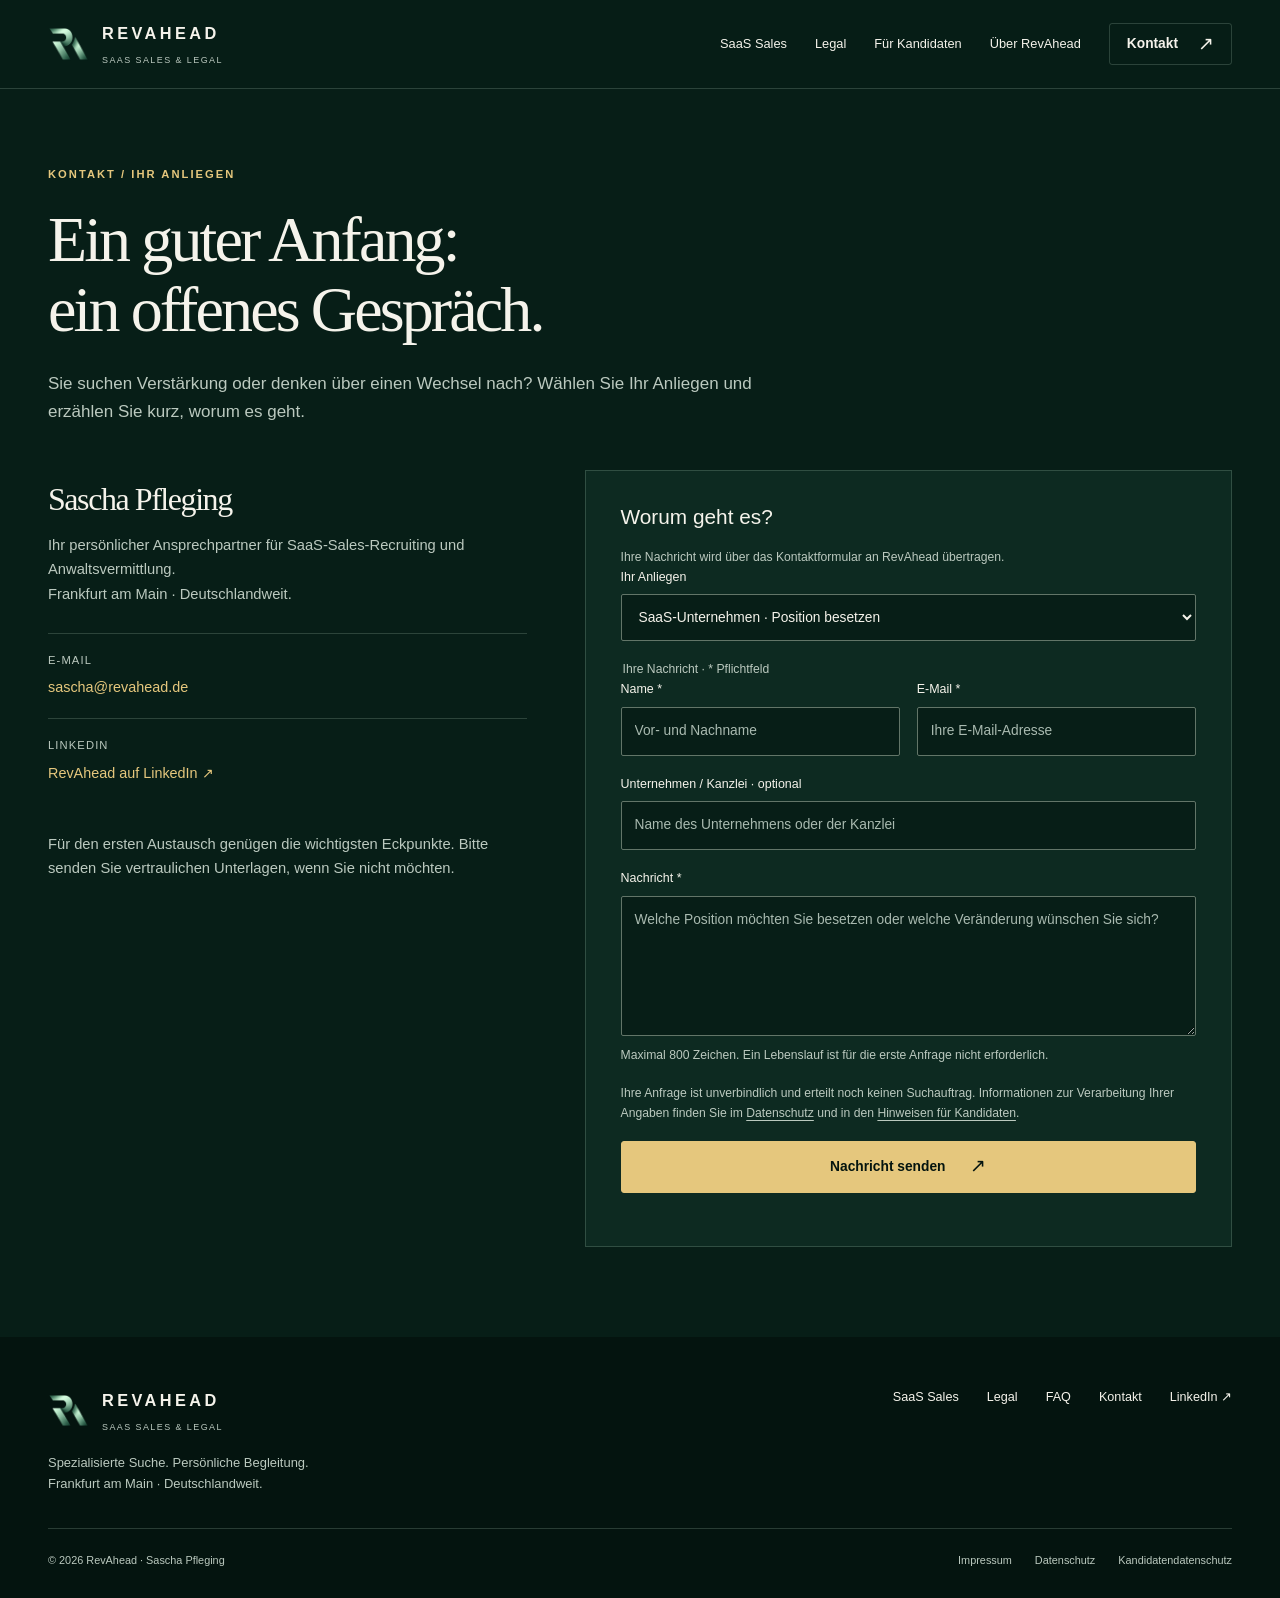
<file: kontakt.html>
<!doctype html>
<html lang="de">
<head>
  <meta charset="utf-8">
  <meta name="viewport" content="width=device-width, initial-scale=1">
  <title>Kontakt · RevAhead</title>
  <meta name="description" content="Kontakt zu RevAhead: SaaS-Sales-Position besetzen, juristische Verstärkung finden oder vertraulich Karriereoptionen besprechen.">
  
  <meta name="robots" content="index,follow">
  <meta name="theme-color" content="#071e17">
  <meta name="referrer" content="strict-origin-when-cross-origin">
  <meta property="og:title" content="Kontakt · RevAhead">
  <meta property="og:description" content="Kontakt zu RevAhead: SaaS-Sales-Position besetzen, juristische Verstärkung finden oder vertraulich Karriereoptionen besprechen.">
  <meta property="og:type" content="website">
  <meta property="og:locale" content="de_DE">
  <link rel="icon" type="image/png" href="/assets/favicon.png">
  <link rel="stylesheet" href="/styles.css">
  <script src="/config.js" defer></script>
  <script src="/script.js" defer></script>
  <link rel="canonical" href="https://revahead.de/kontakt">
  <meta property="og:url" content="https://revahead.de/kontakt">
</head>
<body data-revahead-page="kontakt">
<a class="skip-link" href="#main">Zum Inhalt</a>
<header class="site-header"><div class="container header-inner"><a class="brand" href="/" aria-label="RevAhead – Startseite"><img src="/assets/logo-mark.png" width="41" height="41" alt=""><span><span class="brand-name">REVAHEAD</span><span class="brand-label">SAAS SALES &amp; LEGAL</span></span></a>
<nav class="desktop-nav" aria-label="Hauptnavigation"><a href="/#saas">SaaS Sales</a><a href="/#legal">Legal</a><a href="/#kandidaten">Für Kandidaten</a><a href="/#ueber">Über RevAhead</a><a class="button" href="/kontakt">Kontakt <span class="arrow" aria-hidden="true">↗</span></a></nav>
<button class="menu-toggle" type="button" aria-label="Menü öffnen" aria-expanded="false" aria-controls="mobile-navigation"><span></span><span></span></button></div>
<nav class="mobile-nav" id="mobile-navigation" aria-label="Mobile Navigation" hidden><a href="/#saas">SaaS Sales</a><a href="/#legal">Legal</a><a href="/#kandidaten">Für Kandidaten</a><a href="/#prozess">Zusammenarbeit</a><a href="/#ueber">Über RevAhead</a><a href="/kontakt">Kontakt ↗</a></nav></header>
<main id="main" class="container page-main"><div class="page-heading"><span class="eyebrow">Kontakt / Ihr Anliegen</span><h1>Ein guter Anfang:<br>ein offenes Gespräch.</h1><p>Sie suchen Verstärkung oder denken über einen Wechsel nach? Wählen Sie Ihr Anliegen und erzählen Sie kurz, worum es geht.</p></div>
<div class="contact-grid"><aside class="contact-aside" aria-labelledby="contact-person"><h2 id="contact-person">Sascha Pfleging</h2><p>Ihr persönlicher Ansprechpartner für SaaS-Sales-Recruiting und Anwaltsvermittlung.<br>Frankfurt am Main · Deutschlandweit.</p>
<div class="contact-item"><strong>E-Mail</strong><a data-contact-email href="mailto:sascha@revahead.de">sascha@revahead.de</a></div>
<div class="contact-item"><strong>LinkedIn</strong><a data-linkedin href="https://www.linkedin.com/company/revahead" target="_blank" rel="noopener noreferrer">RevAhead auf LinkedIn ↗</a></div>
<p class="small" style="margin-top:28px">Für den ersten Austausch genügen die wichtigsten Eckpunkte. Bitte senden Sie vertraulichen Unterlagen, wenn Sie nicht möchten.</p></aside>
<section class="contact-form-panel" aria-labelledby="form-title"><h2 id="form-title">Worum geht es?</h2><p class="form-note">Ihre Nachricht wird über das Kontaktformular an RevAhead übertragen.</p>
<form class="contact-form" data-contact-form name="kontakt" action="/danke" method="POST" data-netlify="true" netlify-honeypot="company_website">
<input type="hidden" name="form-name" value="kontakt">
<input type="hidden" name="subject" value="Neue Kontaktanfrage – RevAhead" data-remove-prefix>
<p class="hp-visually-hidden" aria-hidden="true"><label for="company_website">Website bitte freilassen</label><input type="text" id="company_website" name="company_website" tabindex="-1" autocomplete="off"></p>
<div><label for="intent">Ihr Anliegen</label><select id="intent" name="intent"><option value="saas-unternehmen">SaaS-Unternehmen · Position besetzen</option><option value="kanzlei">Kanzlei / Rechtsabteilung · Position besetzen</option><option value="saas-karriere">Kandidat · SaaS-Karriere</option><option value="legal-karriere">Kandidat · Juristischer Wechsel</option><option value="allgemein">Allgemeine Anfrage</option></select></div>
<fieldset><legend class="form-note">Ihre Nachricht · * Pflichtfeld</legend><div class="field-row"><div><label for="contact-name">Name *</label><input id="contact-name" name="name" autocomplete="name" required pattern=".*\S.*" maxlength="100" placeholder="Vor- und Nachname"></div><div><label for="contact-email">E-Mail *</label><input id="contact-email" type="email" name="email" autocomplete="email" required maxlength="180" placeholder="Ihre E-Mail-Adresse"></div></div><div><label for="company">Unternehmen / Kanzlei · optional</label><input id="company" name="company" autocomplete="organization" maxlength="160" placeholder="Name des Unternehmens oder der Kanzlei"></div><div><label for="message">Nachricht *</label><textarea id="message" name="message" required maxlength="800" placeholder="Welche Position möchten Sie besetzen oder welche Veränderung wünschen Sie sich?" aria-describedby="message-note"></textarea><p class="form-note" id="message-note">Maximal 800 Zeichen. Ein Lebenslauf ist für die erste Anfrage nicht erforderlich.</p></div></fieldset>
<p class="form-note">Ihre Anfrage ist unverbindlich und erteilt noch keinen Suchauftrag. Informationen zur Verarbeitung Ihrer Angaben finden Sie im <a href="/datenschutz">Datenschutz</a> und in den <a href="/datenschutz-kandidaten">Hinweisen für Kandidaten</a>.</p><button type="submit" class="button button-gold">Nachricht senden <span class="arrow" aria-hidden="true">↗</span></button><p class="form-status" data-form-status role="status" aria-live="polite"></p></form>
<noscript><p class="noscript-note">Ohne JavaScript wird das Formular direkt übermittelt. Nach erfolgreicher Übermittlung zeigt Netlify eine Bestätigungsseite. Die Pflichtfelder werden durch Ihren Browser geprüft.</p></noscript></section></div></main>
<footer class="site-footer"><div class="container"><div class="footer-top"><div><a class="brand" href="/" aria-label="RevAhead – Startseite"><img src="/assets/logo-mark.png" width="41" height="41" alt=""><span><span class="brand-name">REVAHEAD</span><span class="brand-label">SAAS SALES &amp; LEGAL</span></span></a><p class="footer-copy">Spezialisierte Suche. Persönliche Begleitung.<br>Frankfurt am Main · Deutschlandweit.</p></div><nav class="footer-nav" aria-label="Weitere Seiten"><a href="/#saas">SaaS Sales</a><a href="/#legal">Legal</a><a href="/faq">FAQ</a><a href="/kontakt">Kontakt</a><a data-linkedin href="https://www.linkedin.com/company/revahead" target="_blank" rel="noopener noreferrer">LinkedIn ↗</a></nav></div><div class="footer-bottom"><span>© <span data-year>2026</span> RevAhead · Sascha Pfleging</span><nav class="footer-legal" aria-label="Rechtliche Informationen"><a href="/impressum">Impressum</a><a href="/datenschutz">Datenschutz</a><a href="/datenschutz-kandidaten">Kandidatendatenschutz</a></nav></div></div></footer>
</body>
</html>
</file>
<file: styles.css>
/* RevAhead · SaaS Sales & Legal · lokale Assets, keine externen Abhängigkeiten */
:root{--bg:#071e17;--deep:#04140f;--surface:#0d2a21;--green:#a4d6b9;--gold:#e5c77d;--gold-hover:#f0d99c;--white:#f5f3eb;--muted:#bbc9bf;--line:rgba(188,217,198,.2);--cream:#f1efe7;--ink:#133126;--max:1240px;--serif:Georgia,'Times New Roman',serif;--sans:'Avenir Next','Segoe UI',Arial,sans-serif}
*{box-sizing:border-box}html{scroll-behavior:smooth;scroll-padding-top:110px}body{margin:0;background:var(--bg);color:var(--white);font:400 17px/1.65 var(--sans);-webkit-font-smoothing:antialiased}body,button,input,select,textarea{font-family:var(--sans)}a{color:inherit;text-decoration:none}button,input,select,textarea{font:inherit}button{cursor:pointer}img{display:block;max-width:100%;height:auto}svg{display:block}p{margin:0 0 1.2em}h1,h2,h3,h4{margin:0;font-weight:400}h1,h2{font-family:var(--serif);letter-spacing:-.045em;line-height:1.09}h1{font-size:clamp(3rem,5.35vw,5.2rem)}h2{font-size:clamp(2.4rem,4vw,3.8rem)}h3{font-size:1.35rem;line-height:1.35}ul{padding-left:1.2em}::selection{background:var(--gold);color:var(--deep)}:focus-visible{outline:3px solid var(--gold);outline-offset:5px}button:disabled{cursor:not-allowed}a,button,input,select,textarea{-webkit-tap-highlight-color:transparent}[hidden]{display:none!important}.container{width:min(var(--max),calc(100% - 96px));margin-inline:auto}.section{padding:112px 0}.eyebrow{display:block;font-size:.7rem;font-weight:700;letter-spacing:.18em;text-transform:uppercase;color:var(--gold);margin-bottom:22px}.muted{color:var(--muted)}.small{font-size:.85rem}.line-link{display:inline-flex;align-items:center;gap:25px;border-bottom:1px solid currentColor;padding:5px 0;font-size:.88rem;font-weight:600}.line-link:hover{color:var(--gold)}.arrow{font-family:Arial,sans-serif;font-weight:400;font-size:1.35em;line-height:1}.button{min-height:52px;padding:12px 23px;border:1px solid var(--line);display:inline-flex;align-items:center;justify-content:center;gap:25px;border-radius:3px;font-size:.86rem;font-weight:600;line-height:1.45;background:transparent;color:var(--white);transition:background .18s,border-color .18s,transform .18s}.button:hover{background:rgba(255,255,255,.06);border-color:var(--green);transform:translateY(-1px)}.button-gold{background:var(--gold);color:var(--deep);border-color:var(--gold)}.button-gold:hover{background:var(--gold-hover);border-color:var(--gold-hover)}.button-ink{color:var(--ink);border-color:rgba(19,49,38,.35)}.button-ink:hover{background:rgba(19,49,38,.06);border-color:var(--ink)}.actions{display:flex;gap:13px;flex-wrap:wrap}.skip-link{position:fixed;left:20px;top:-90px;z-index:150;background:var(--gold);color:var(--deep);padding:12px 20px}.skip-link:focus{top:15px}.draft-bar{background:#d9c58e;color:#20352b;font-size:.72rem;line-height:1.45;text-align:center;padding:7px 20px}.draft-bar a{text-decoration:underline;text-underline-offset:3px}.site-header{position:sticky;top:0;z-index:60;background:rgba(7,30,23,.96);border-bottom:1px solid var(--line);backdrop-filter:blur(14px)}.header-inner{height:88px;display:flex;justify-content:space-between;align-items:center;gap:20px}.brand{display:flex;align-items:center;gap:13px;flex-shrink:0}.brand img{width:41px;height:41px;object-fit:contain}.brand-name{font-size:1.02rem;font-weight:650;letter-spacing:.21em;line-height:1.2}.brand-label{display:block;font-size:.56rem;letter-spacing:.16em;color:var(--muted);margin-top:5px}.desktop-nav{display:flex;align-items:center;gap:28px;font-size:.8rem}.desktop-nav>a:not(.button):hover{color:var(--gold)}.desktop-nav .button{min-height:42px;padding:8px 17px;gap:20px}.menu-toggle{display:none;background:transparent;border:1px solid var(--line);width:46px;height:44px;color:var(--white);padding:11px}.menu-toggle span{display:block;height:1px;background:currentColor;margin:5px 0;transition:transform .2s}.menu-toggle[aria-expanded=true] span:first-child{transform:translateY(3px) rotate(45deg)}.menu-toggle[aria-expanded=true] span:last-child{transform:translateY(-3px) rotate(-45deg)}.mobile-nav{border-top:1px solid var(--line);padding:10px 24px 20px}.mobile-nav a{display:block;padding:12px 0;font-size:1rem}.mobile-nav a:hover{color:var(--gold)}
.hero{position:relative;overflow:hidden;padding:94px 0 64px;background:radial-gradient(ellipse at 90% 20%,rgba(108,161,123,.12),transparent 60%)}.hero-grid{display:grid;grid-template-columns:1.3fr 1fr;gap:50px;align-items:center}.hero h1{max-width:780px}.hero h1 em{color:var(--gold);font-weight:400}.hero-copy{font-size:1.05rem;max-width:575px;color:var(--muted);margin:28px 0 30px}.hero-note{font-size:.75rem;color:var(--muted);margin-top:20px}.hero-art{position:relative;aspect-ratio:1/1.08;display:flex;flex-direction:column;justify-content:center;align-items:center;border:1px solid var(--line);background:linear-gradient(135deg,rgba(177,212,184,.035),transparent 60%);isolation:isolate;margin:0 0 0 15px}.hero-art:before{content:'';position:absolute;inset:20px;border:1px solid rgba(188,217,198,.1);z-index:-1}.hero-art:after{content:'';height:75%;width:1px;background:var(--line);position:absolute;top:12.5%;left:50%;z-index:-1}.art-top{position:absolute;top:40px;left:40px;right:40px;display:flex;justify-content:space-between;gap:20px;font-size:.61rem;letter-spacing:.18em;color:var(--muted);text-transform:uppercase}.hero-art img{width:67%;filter:drop-shadow(0 12px 40px rgba(0,0,0,.3));margin-top:-10px}.art-bottom{position:absolute;bottom:39px;left:40px;right:40px;display:flex;justify-content:space-between;align-items:end;gap:15px}.art-bottom span:first-child{font-family:var(--serif);font-size:1.55rem;letter-spacing:-.02em;line-height:1.2}.art-bottom span:last-child{font-size:.6rem;color:var(--gold);letter-spacing:.15em;text-transform:uppercase;text-align:right;line-height:1.7}.hero-bottom{border-top:1px solid var(--line);display:flex;align-items:center;justify-content:space-between;gap:20px;margin-top:67px;padding-top:25px;font-size:.74rem;color:var(--muted)}.hero-bottom .dot{width:5px;height:5px;border-radius:50%;background:var(--gold);display:inline-block;margin:0 10px 2px 0}.hero-bottom a{color:var(--white);display:flex;gap:22px;align-items:center}.section-head{display:grid;grid-template-columns:1.2fr 1fr;align-items:end;gap:75px;margin-bottom:48px}.section-head p{color:var(--muted);margin:0;max-width:485px}.practice-section{border-top:1px solid var(--line)}.practice-grid{display:grid;grid-template-columns:1.08fr 1fr;gap:22px}.practice{padding:42px 40px 36px;border:1px solid var(--line);background:var(--surface);display:flex;flex-direction:column;position:relative}.practice.primary{border-top:2px solid var(--gold)}.practice.secondary{border-top:2px solid var(--green);background:linear-gradient(130deg,#102b24,#082017)}.practice-top{display:flex;justify-content:space-between;align-items:center;gap:15px;margin-bottom:48px;font-size:.65rem;letter-spacing:.14em;text-transform:uppercase;color:var(--muted)}.practice-top .tag{color:var(--gold)}.practice.secondary .tag{color:var(--green)}.practice h3{font-family:var(--serif);font-size:2.55rem;letter-spacing:-.035em;margin-bottom:20px}.practice>p{color:var(--muted);font-size:.95rem;max-width:435px}.role-list{list-style:none;padding:0;margin:13px 0 29px}.role-list li{padding:13px 0;border-bottom:1px solid var(--line);display:flex;justify-content:space-between;gap:15px;font-size:.87rem}.role-list li:after{content:'↗';color:var(--gold)}.practice .detail{color:var(--muted);font-size:.8rem;line-height:1.65}.practice .line-link{margin-top:auto;align-self:flex-start;color:var(--gold);padding-top:15px}.bridge{margin:28px 0 0;display:grid;grid-template-columns:160px 1fr;gap:25px;font-size:.81rem;color:var(--muted);padding:21px 0 0}.bridge strong{color:var(--white);font-weight:500}.bridge p{margin:0}
.approach{background:var(--cream);color:var(--ink)}.approach .eyebrow,.light .eyebrow{color:#607447}.approach .section-head p{color:#4f6458}.principles{display:grid;grid-template-columns:repeat(3,1fr);gap:42px}.principle{border-top:1px solid #bac6b9;padding-top:25px}.principle .number{color:#617963;font-size:.73rem;letter-spacing:.12em;display:block;margin-bottom:25px}.principle h3{font-family:var(--serif);font-size:1.8rem;letter-spacing:-.025em;margin-bottom:14px}.principle p{font-size:.9rem;color:#4f6458;margin:0}.process-grid{display:grid;grid-template-columns:repeat(4,1fr);gap:32px;margin-top:58px}.process-step{border-top:1px solid var(--line);padding-top:25px}.process-step .number{display:block;color:var(--gold);font-size:.75rem;letter-spacing:.1em;margin-bottom:26px}.process-step h3{font-size:1.15rem;margin-bottom:13px}.process-step p{font-size:.87rem;color:var(--muted);margin:0}.process-foot{font-size:.82rem;color:var(--muted);border-top:1px solid var(--line);margin:40px 0 0;padding-top:21px}.candidate-section{background:#0d2b21;border-top:1px solid var(--line);border-bottom:1px solid var(--line)}.candidate-grid{display:grid;grid-template-columns:1fr 1fr;gap:100px;align-items:start}.candidate-copy>p{color:var(--muted);margin:26px 0}.candidate-copy .button{margin-top:7px}.candidate-points{list-style:none;margin:0;padding:0}.candidate-points li{display:grid;grid-template-columns:38px 1fr;gap:18px;padding:25px 0;border-bottom:1px solid var(--line)}.candidate-points li:first-child{padding-top:5px}.candidate-points .check{color:var(--gold);width:29px;height:29px;border:1px solid var(--line);display:grid;place-items:center;font-size:.8rem}.candidate-points h3{font-size:1rem;margin-bottom:8px}.candidate-points p{color:var(--muted);font-size:.85rem;margin:0}.founder-grid{display:grid;grid-template-columns:.88fr 1.12fr;gap:95px;align-items:center}.founder-card{border:1px solid var(--line);padding:45px 38px;min-height:425px;display:flex;flex-direction:column;justify-content:space-between;background:radial-gradient(ellipse at 0% 0%,#163e2d,transparent 80%)}.founder-card .monogram{font-family:var(--serif);font-size:7rem;color:var(--gold);line-height:1;letter-spacing:-.09em}.founder-card .name{font-family:var(--serif);font-size:2rem;line-height:1.2;margin-bottom:7px}.founder-card .role{font-size:.77rem;color:var(--muted)}.founder-card .location{border-top:1px solid var(--line);padding-top:20px;font-size:.67rem;color:var(--gold);letter-spacing:.12em;text-transform:uppercase}.founder-copy h2{margin-bottom:28px}.founder-copy p{color:var(--muted);font-size:.95rem}.founder-copy .founder-facts{display:flex;flex-wrap:wrap;gap:10px;margin-top:30px}.founder-facts span{font-size:.68rem;padding:7px 12px;border:1px solid var(--line);border-radius:2px;color:var(--green)}.faq-section{border-top:1px solid var(--line)}.faq-layout{display:grid;grid-template-columns:.7fr 1.3fr;gap:110px}.faq-heading p{color:var(--muted);font-size:.9rem;margin:25px 0}.faq-list details{border-bottom:1px solid var(--line)}.faq-list details:first-child{border-top:1px solid var(--line)}.faq-list summary{list-style:none;padding:24px 40px 24px 0;position:relative;cursor:pointer;font-size:.96rem;font-weight:500;line-height:1.5}.faq-list summary::-webkit-details-marker{display:none}.faq-list summary:after{content:'+';position:absolute;right:5px;top:20px;color:var(--gold);font-size:1.5rem;font-weight:300}.faq-list details[open] summary:after{content:'−'}.faq-list details p{font-size:.88rem;color:var(--muted);padding:0 35px 22px 0;margin:0}.faq-list details a{text-decoration:underline;text-underline-offset:4px}.closing{background:var(--cream);color:var(--ink);padding:74px 0}.closing-inner{display:flex;justify-content:space-between;align-items:center;gap:55px}.closing .eyebrow{color:#5f754d}.closing h2{font-size:clamp(2.2rem,3.8vw,3.4rem);max-width:720px}.closing .button{flex-shrink:0;background:var(--ink);color:var(--white);border-color:var(--ink)}.closing .button:hover{background:#244937}.site-footer{background:var(--deep);padding:50px 0 28px}.footer-top{display:flex;justify-content:space-between;gap:35px;align-items:start;padding-bottom:34px}.footer-copy{font-size:.81rem;color:var(--muted);margin:17px 0 0}.footer-nav{display:flex;gap:28px;flex-wrap:wrap;justify-content:flex-end;font-size:.79rem}.footer-nav a:hover,.footer-legal a:hover{color:var(--gold)}.footer-bottom{display:flex;justify-content:space-between;gap:20px;align-items:start;border-top:1px solid var(--line);padding-top:23px;font-size:.68rem;color:var(--muted)}.footer-legal{display:flex;justify-content:flex-end;flex-wrap:wrap;gap:12px 23px}.page-heading{padding:76px 0 44px;max-width:890px}.page-heading h1{font-size:clamp(2.7rem,5vw,4.3rem)}.page-heading p{color:var(--muted);max-width:750px;margin:25px 0 0}.page-main{padding-bottom:90px}.contact-grid{display:grid;grid-template-columns:.85fr 1.15fr;gap:58px;align-items:start}.contact-aside{padding-top:12px}.contact-aside h2{font-size:2rem}.contact-aside>p{color:var(--muted);font-size:.92rem;margin:16px 0 27px}.contact-item{border-top:1px solid var(--line);padding:17px 0}.contact-item strong{display:block;font-size:.7rem;color:var(--muted);letter-spacing:.1em;text-transform:uppercase;font-weight:500;margin-bottom:4px}.contact-item a{color:var(--gold);font-size:.9rem;overflow-wrap:anywhere}.contact-item span{font-size:.86rem}.placeholder{color:var(--gold);background:rgba(229,199,125,.08);border:1px dashed rgba(229,199,125,.4);padding:5px 9px;display:inline-block;font-size:.82rem;overflow-wrap:anywhere}.contact-form-panel{background:var(--surface);border:1px solid var(--line);padding:35px}.contact-form-panel h2{font-family:var(--sans);font-size:1.3rem;font-weight:500;letter-spacing:0;margin-bottom:18px}.notice{padding:18px 21px;border:1px solid rgba(229,199,125,.35);background:rgba(229,199,125,.065);font-size:.86rem;color:var(--gold);margin-bottom:25px;line-height:1.6}.notice strong{display:block;margin-bottom:5px}.notice p{margin:0}.contact-form{display:grid;gap:18px}.contact-form label{font-size:.78rem;display:block;margin-bottom:7px;font-weight:500}.contact-form .field-row{display:grid;grid-template-columns:1fr 1fr;gap:17px}.contact-form fieldset{border:0;padding:0;margin:0;display:grid;gap:18px;min-width:0}.contact-form input,.contact-form select,.contact-form textarea{width:100%;padding:12px 13px;color:var(--white);border:1px solid #627568;background:var(--bg);border-radius:2px;font-size:.86rem;min-height:47px}.contact-form input:disabled,.contact-form textarea:disabled{background:#133027;color:#b9c6bc;border-color:#405e4c}.contact-form input::placeholder,.contact-form textarea::placeholder{color:#a9bab0;opacity:1}.contact-form select{color-scheme:dark}.contact-form textarea{resize:vertical;min-height:140px}.contact-form .button:disabled{opacity:.55;transform:none}.form-note{font-size:.76rem;line-height:1.65;color:var(--muted);margin:0}.form-note a{text-decoration:underline;text-underline-offset:3px}.form-status{font-size:.8rem;color:var(--gold);margin:0}.noscript-note{padding:14px 20px;background:#e5c77d;color:var(--ink);font-size:.85rem}.legal-layout{display:grid;grid-template-columns:230px 1fr;gap:70px}.legal-nav{position:sticky;top:125px;align-self:start;display:grid;gap:7px;font-size:.85rem}.legal-nav a{padding:8px 0;color:var(--muted)}.legal-nav a[aria-current=page]{color:var(--gold);border-bottom:1px solid var(--gold);width:fit-content}.legal-content{max-width:850px}.legal-content section{padding:26px 0;border-bottom:1px solid var(--line)}.legal-content section:first-of-type{padding-top:0}.legal-content h2{font-family:var(--sans);font-size:1.15rem;font-weight:500;letter-spacing:0;line-height:1.5;margin-bottom:14px}.legal-content p,.legal-content li{color:var(--muted);font-size:.9rem}.legal-content ul{margin-bottom:0}.legal-content .placeholder{font-size:.84rem;line-height:1.7}.legal-content a{text-decoration:underline;text-underline-offset:4px}.legal-content .notice{color:var(--gold)}.error-main{min-height:60vh;display:grid;align-content:center;padding:80px 0}.error-main p{color:var(--muted);margin:25px 0}.standalone-doc{padding-top:55px;border-top:1px solid var(--line);margin-top:55px}.standalone-doc>h2{margin-bottom:30px}.standalone-doc .legal-content{max-width:900px}
@media(min-width:901px){.mobile-nav{display:none!important}}
@media(max-width:1100px){.container{width:calc(100% - 64px)}.desktop-nav{gap:20px}.hero-grid{gap:28px;grid-template-columns:1.22fr 1fr}.hero-art{margin-left:0}.art-top{top:30px;left:30px;right:30px}.art-bottom{bottom:30px;left:30px;right:30px}.art-bottom span:first-child{font-size:1.35rem}.candidate-grid,.founder-grid{gap:55px}.faq-layout{gap:60px}.contact-grid{gap:35px}.practice{padding:34px 30px}.legal-layout{gap:35px;grid-template-columns:200px 1fr}}
@media(max-width:900px){.desktop-nav{display:none}.menu-toggle{display:block}.header-inner{height:78px}.hero{padding-top:63px}.hero-grid{grid-template-columns:1.18fr .82fr;gap:25px}.hero h1{font-size:3.6rem}.hero-art{aspect-ratio:1/1.3}.art-top{left:20px;right:20px;top:23px;font-size:.52rem}.art-bottom{left:20px;right:20px;bottom:25px;display:block}.art-bottom span:first-child{display:block;font-size:1.3rem;margin-bottom:8px}.art-bottom span:last-child{font-size:.52rem;display:block;text-align:left}.hero-art:before{inset:12px}.section{padding:80px 0}.section-head{gap:40px}.section-head h2{font-size:2.7rem}.principles{gap:25px}.process-grid{grid-template-columns:1fr 1fr;gap:35px}.candidate-grid{gap:40px}.founder-grid{gap:40px}.founder-card{padding:30px;min-height:400px}.faq-layout{grid-template-columns:.8fr 1.2fr;gap:35px}.closing-inner{display:block}.closing .button{margin-top:30px}.footer-top{gap:25px}.footer-nav{gap:15px}.contact-grid{grid-template-columns:1fr 1.2fr;gap:28px}.contact-form-panel{padding:25px}.contact-form .field-row{grid-template-columns:1fr}.legal-layout{grid-template-columns:1fr}.legal-nav{position:static;display:flex;flex-wrap:wrap;gap:5px 25px;padding-bottom:15px;border-bottom:1px solid var(--line)}}
@media(max-width:700px){.container{width:calc(100% - 40px)}.draft-bar{font-size:.64rem;padding:6px 18px}.brand-name{font-size:.94rem}.hero{padding:48px 0 30px}.hero-grid{grid-template-columns:1fr;gap:34px}.hero h1{font-size:clamp(3rem,10vw,4.3rem);max-width:560px}.hero .eyebrow{font-size:.64rem;letter-spacing:.13em}.hero-copy{font-size:1rem;max-width:490px;margin-top:23px}.hero-art{aspect-ratio:auto;height:205px;margin:3px 0 0;overflow:hidden}.hero-art img{width:180px;align-self:flex-end;margin:20px 30px 0 0}.hero-art:after{left:35%}.art-top{top:26px;left:27px;right:27px;font-size:.54rem}.art-top span:last-child{display:none}.art-bottom{bottom:33px;left:27px;right:auto;max-width:40%}.art-bottom span:first-child{font-size:1.3rem}.hero-bottom{margin-top:30px;align-items:start;font-size:.65rem;padding-top:20px}.hero-bottom>span{max-width:220px}.hero-bottom a{gap:10px;white-space:nowrap}.hero-note{font-size:.72rem}.button{font-size:.8rem;padding:12px 18px;gap:15px}.section{padding:64px 0}.section-head{grid-template-columns:1fr;gap:22px;margin-bottom:32px}.section-head h2{font-size:2.55rem}.section-head p{font-size:.95rem;max-width:570px}.eyebrow{margin-bottom:18px;font-size:.66rem}.practice-grid{grid-template-columns:1fr;gap:18px}.practice{padding:28px 26px}.practice-top{margin-bottom:30px}.practice h3{font-size:2.3rem}.practice .detail{max-width:none}.bridge{grid-template-columns:1fr;gap:9px;margin-top:20px;padding-top:12px;font-size:.81rem}.principles{grid-template-columns:1fr;gap:28px}.principle{display:grid;grid-template-columns:30px 1fr;gap:0 14px;padding-top:22px}.principle .number{grid-row:span 2;padding-top:7px;margin:0}.principle h3{font-size:1.65rem}.principle p{font-size:.9rem}.process-grid{margin-top:35px;gap:30px 25px}.process-step .number{margin-bottom:17px}.process-step h3{font-size:1.04rem}.process-step p{font-size:.84rem}.candidate-grid{grid-template-columns:1fr;gap:37px}.candidate-copy p{font-size:.95rem}.candidate-points li{padding:22px 0}.founder-grid{grid-template-columns:1fr;gap:40px}.founder-card{min-height:285px;padding:30px}.founder-card .monogram{font-size:4.8rem}.founder-card .name{font-size:1.9rem}.founder-card .location{padding-top:14px}.founder-copy h2{font-size:2.5rem}.faq-layout{grid-template-columns:1fr;gap:25px}.faq-heading p{margin-bottom:12px}.faq-list summary{font-size:.9rem;padding-top:22px;padding-bottom:22px}.closing{padding:54px 0}.closing-inner{display:block}.closing h2{font-size:2.45rem}.footer-top{flex-direction:column;gap:25px}.footer-nav{justify-content:flex-start;gap:16px 23px}.footer-bottom{flex-direction:column;font-size:.67rem;gap:15px}.footer-legal{justify-content:flex-start;gap:12px 19px}.site-footer{padding:35px 0 25px}.page-heading{padding:47px 0 33px}.page-heading h1{font-size:2.9rem}.page-heading p{font-size:.94rem}.contact-grid{grid-template-columns:1fr;gap:30px}.contact-aside{padding-top:0}.contact-form-panel{padding:24px}.contact-form .field-row{grid-template-columns:1fr 1fr}.legal-nav{font-size:.79rem;gap:4px 20px}.legal-content h2{font-size:1.05rem}.legal-content .placeholder{font-size:.79rem}.page-main{padding-bottom:55px}.notice{padding:16px 18px;font-size:.8rem}}
@media(max-width:390px){.container{width:calc(100% - 32px)}.hero h1{font-size:2.9rem}.hero .actions{flex-direction:column;align-items:stretch}.hero-note{font-size:.68rem}.hero-art img{width:155px;margin-right:13px}.hero-art:after{left:40%}.process-grid{grid-template-columns:1fr}.contact-form .field-row{grid-template-columns:1fr}.contact-form-panel{padding:20px}.brand-label{font-size:.5rem}.hero-bottom{font-size:.6rem}.hero-bottom>span{max-width:180px}}
@media(prefers-reduced-motion:reduce){html{scroll-behavior:auto}*,*:before,*:after{transition:none!important;animation:none!important}}
@media print{body{background:white;color:#111;font-size:11pt}.site-header,.draft-bar,.site-footer,.actions,.hero-art,.menu-toggle,.closing{display:none}.container{width:100%}.section{padding:20px 0}.hero{padding:20px 0}.hero-grid,.section-head,.practice-grid,.founder-grid,.candidate-grid,.faq-layout,.legal-layout{display:block}.practice,.founder-card,.contact-form-panel,.candidate-section,.approach{background:white;color:#111;border:1px solid #ccc;padding:20px;margin:15px 0;break-inside:avoid}h1{font-size:36pt}h2{font-size:24pt}p,.muted,.eyebrow{color:#333!important}a{text-decoration:underline}.faq-list details p{display:block}.hero-bottom{color:#333}}

/* Lange Quellenadressen und Prüffelder bleiben auch mobil lesbar. */
.legal-content a, .legal-content .placeholder { overflow-wrap: anywhere; }
.legal-content a { color: var(--gold, #d7bd83); text-decoration: underline; text-underline-offset: 3px; }

/* Unsichtbarer Netlify-Honeypot: keine sichtbare Layoutänderung. */
.hp-visually-hidden{position:absolute!important;width:1px;height:1px;padding:0;margin:-1px;overflow:hidden;clip:rect(0,0,0,0);white-space:nowrap;border:0}
/* Logo-Bereich auf der Startseite vereinfachen */
body[data-revahead-page="index"] .hero-art {
  border: none;
  background: transparent;
}

/* Inneren Rahmen und senkrechte Mittellinie entfernen */
body[data-revahead-page="index"] .hero-art::before,
body[data-revahead-page="index"] .hero-art::after {
  content: none;
}

/* Obere Beschriftungen ausblenden */
body[data-revahead-page="index"] .hero-art .art-top {
  display: none;
}
body[data-revahead-page="index"] .hero-art .art-bottom span:first-child {
  color: var(--gold);
}
</file>
